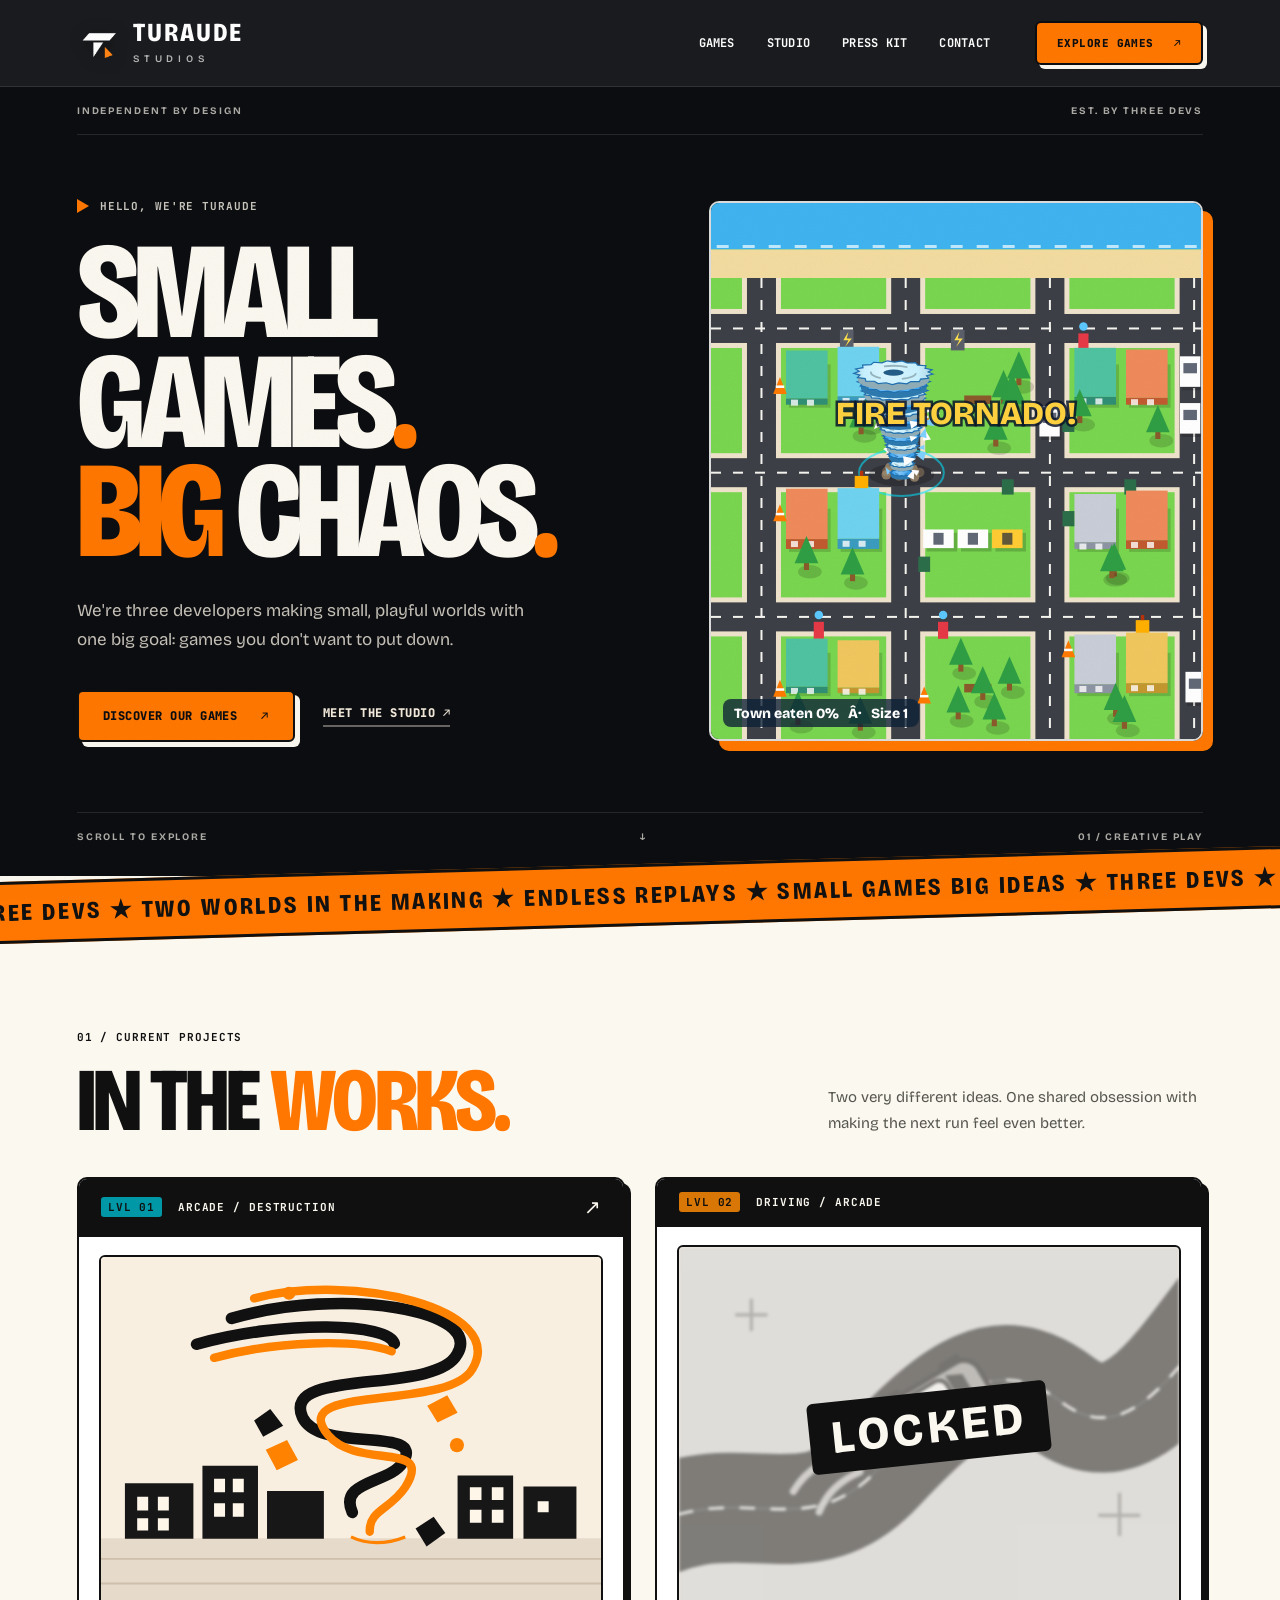
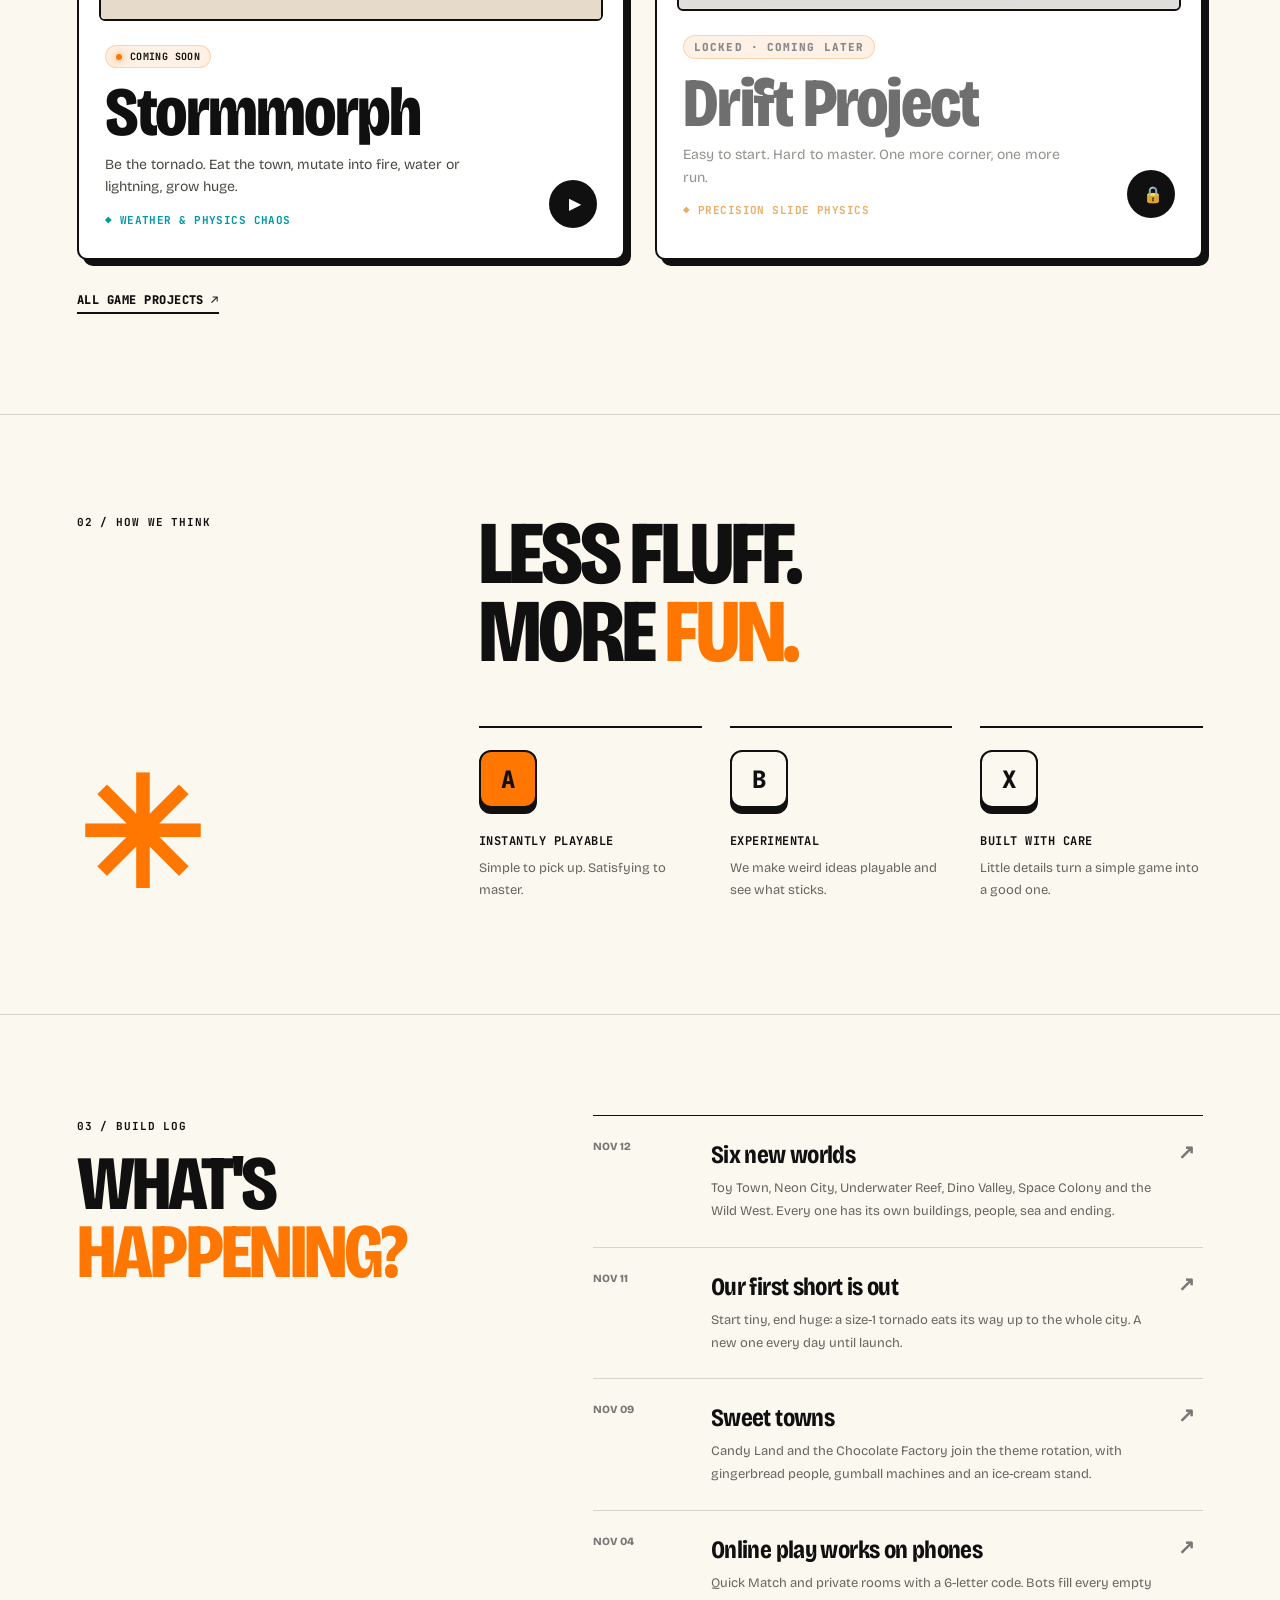
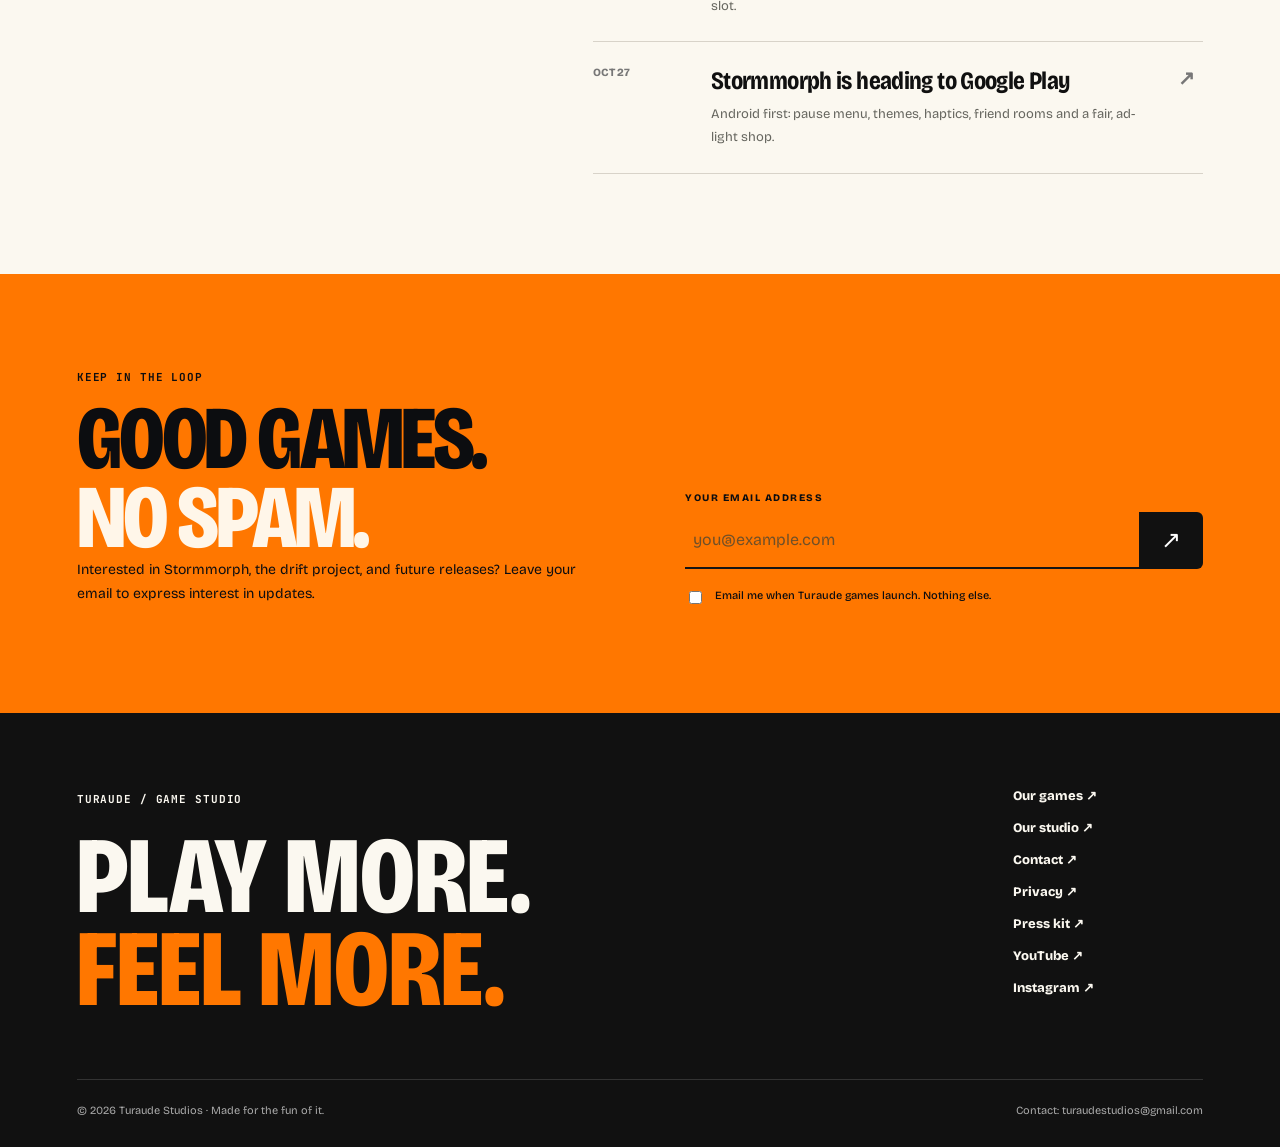
<file: index.html>
<!doctype html><html lang="en" data-static data-hero="town" data-contact="turaudestudios@gmail.com"><head><meta charset="UTF-8"/><meta name="viewport" content="width=device-width,initial-scale=1"/><meta name="theme-color" content="#101010"/><meta name="description" content="Turaude Studios makes short, chaotic mobile games. Meet Stormmorph and our upcoming drift game."/><meta property="og:type" content="website"/><meta property="og:title" content="Turaude Studios"/><meta property="og:description" content="Turaude Studios makes short, chaotic mobile games. Meet Stormmorph and our upcoming drift game."/><meta property="og:image" content="https://turaudestudios.github.io/stormmorph/cover.jpg"/><meta name="twitter:card" content="summary_large_image"/><link rel="icon" type="image/png" href="/favicon.png"/><link rel="preconnect" href="https://fonts.googleapis.com"/><link rel="preconnect" href="https://fonts.gstatic.com" crossorigin/><link href="https://fonts.googleapis.com/css2?family=Bricolage+Grotesque:opsz,wdth,wght@12..96,75..100,400..800&family=JetBrains+Mono:wght@500;700;800&display=swap" rel="stylesheet"/><link rel="stylesheet" href="/styles.css"/><script src="/app.js" defer></script><title>Turaude Studios</title></head><body><header class="site-header"><div class="nav-wrap"><a class="brand" href="/" aria-label="Turaude Studios home"><img class="brand-mark" src="/assets/brand/turaude-mark.png" width="44" height="44" alt=""/><span class="brand-name">TURAUDE<span class="brand-dot">.</span><small>STUDIOS</small></span></a><nav class="main-nav" aria-label="Primary navigation"><a  href="/games">Games</a><a  href="/about">Studio</a><a  href="/press">Press kit</a><a  href="/contact">Contact</a></nav><a href="/games" class="nav-cta">EXPLORE GAMES <span aria-hidden="true">↗</span></a><button class="menu-toggle" type="button" aria-expanded="false" aria-label="Open navigation">☰</button></div></header><main id="main"><div class="home-hero"><div class="hero-rail"><span>INDEPENDENT BY DESIGN</span><span>EST. BY THREE DEVS</span></div><div class="hero-main"><div class="hero-copy"><div class="eyebrow"><span class="eyebrow-dash"></span> HELLO, WE'RE TURAUDE</div><h1>SMALL<br/>GAMES<span class="orange">.</span><br/><span class="italic-word">BIG</span> CHAOS<span class="orange">.</span></h1><p>We're three developers making small, playful worlds with one big goal: games you don't want to put down.</p><div class="hero-actions"><a class="button button-orange" href="/games">DISCOVER OUR GAMES <span aria-hidden="true">↗</span></a><a class="text-link" href="/about">MEET THE STUDIO <span aria-hidden="true">↗</span></a></div></div><div class="hero-poster" aria-hidden="true"><canvas class="storm-canvas"></canvas><span class="poster-bottom">BUILT TO PLAY / NOT TO BLEND IN</span></div></div><div class="hero-foot"><span>SCROLL TO EXPLORE</span><span aria-hidden="true">↓</span><span>01 / CREATIVE PLAY</span></div></div>
 <div class="ticker" aria-hidden="true"><div>THREE DEVS ★ TWO WORLDS IN THE MAKING ★ ENDLESS REPLAYS ★ SMALL GAMES BIG IDEAS ★ THREE DEVS ★ TWO WORLDS IN THE MAKING ★ ENDLESS REPLAYS ★&nbsp;</div></div>
 <section class="section games-section" id="games"><div class="section-head"><div><span class="tiny-label">01 / CURRENT PROJECTS</span><h2>IN THE <em>WORKS.</em></h2></div><p>Two very different ideas. One shared obsession with making the next run feel even better.</p></div><div class="games-grid"><a class="game-card game-card-stormmorph accent-storm" href="/games/stormmorph"><div class="game-card-top"><span class="tiny-label"><span class="lvl">LVL 01</span> Arcade / destruction</span><span class="card-arrow" aria-hidden="true">↗</span></div><div class="game-art-wrap"><img class="game-art" loading="lazy" src="/assets/scenes/storm-city.svg" alt="Illustration of an orange tornado in a small city"/></div><div class="game-card-bottom"><div><span class="status"><span class="status-dot"></span>Coming soon</span><h3>Stormmorph</h3><p>Be the tornado. Eat the town, mutate into fire, water or lightning, grow huge.</p><span class="game-card-tag">Weather & physics chaos</span></div><span class="circle-arrow" aria-hidden="true">▶</span></div></a><div class="game-card game-card-drift accent-drift is-locked" aria-disabled="true" title="Coming later"><div class="game-card-top"><span class="tiny-label"><span class="lvl">LVL 02</span> Driving / arcade</span></div><div class="game-art-wrap"><span class="locked-stamp">LOCKED</span><img class="game-art" loading="lazy" src="/assets/scenes/drift-track.svg" alt="Illustration of an orange car on a winding drift track"/></div><div class="game-card-bottom"><div><span class="status status-locked">LOCKED · coming later</span><h3>Drift Project</h3><p>Easy to start. Hard to master. One more corner, one more run.</p><span class="game-card-tag">Precision slide physics</span></div><span class="circle-arrow lock-badge" aria-hidden="true">🔒</span></div></div></div><div class="demo-links"><a href="/games" class="underlined-link">ALL GAME PROJECTS ↗</a></div></section>
 <section class="section philosophy-section"><div class="philosophy-label"><span class="tiny-label">02 / HOW WE THINK</span><span class="asterisk" aria-hidden="true">✳</span></div><div class="philosophy-right"><h2>LESS FLUFF.<br/><span>MORE <em>FUN.</em></span></h2><div class="three-values"><div><kbd class="keycap">A</kbd><strong>INSTANTLY PLAYABLE</strong><p>Simple to pick up. Satisfying to master.</p></div><div><kbd class="keycap">B</kbd><strong>EXPERIMENTAL</strong><p>We make weird ideas playable and see what sticks.</p></div><div><kbd class="keycap">X</kbd><strong>BUILT WITH CARE</strong><p>Little details turn a simple game into a good one.</p></div></div></div></section>
 <section class="updates-section section"><div><span class="tiny-label">03 / BUILD LOG</span><h2>WHAT'S <em>HAPPENING?</em></h2></div><div class="updates-list"><a class="update-item" href="/games/stormmorph"><span>NOV 12</span><div><h3>Six new worlds</h3><p>Toy Town, Neon City, Underwater Reef, Dino Valley, Space Colony and the Wild West. Every one has its own buildings, people, sea and ending.</p></div><span class="update-arrow" aria-hidden="true">↗</span></a><a class="update-item" href="https://youtube.com/shorts/elrlleIIfI4" target="_blank" rel="noopener"><span>NOV 11</span><div><h3>Our first short is out</h3><p>Start tiny, end huge: a size-1 tornado eats its way up to the whole city. A new one every day until launch.</p></div><span class="update-arrow" aria-hidden="true">↗</span></a><a class="update-item" href="/games/stormmorph"><span>NOV 09</span><div><h3>Sweet towns</h3><p>Candy Land and the Chocolate Factory join the theme rotation, with gingerbread people, gumball machines and an ice-cream stand.</p></div><span class="update-arrow" aria-hidden="true">↗</span></a><a class="update-item" href="/games/stormmorph"><span>NOV 04</span><div><h3>Online play works on phones</h3><p>Quick Match and private rooms with a 6-letter code. Bots fill every empty slot.</p></div><span class="update-arrow" aria-hidden="true">↗</span></a><a class="update-item" href="/games/stormmorph"><span>OCT 27</span><div><h3>Stormmorph is heading to Google Play</h3><p>Android first: pause menu, themes, haptics, friend rooms and a fair, ad-light shop.</p></div><span class="update-arrow" aria-hidden="true">↗</span></a></div></section>
 <section class="newsletter-section"><div class="newsletter-grid"><div><span class="tiny-label">KEEP IN THE LOOP</span><h2>GOOD GAMES.<br/><em>NO SPAM.</em></h2><p>Interested in Stormmorph, the drift project, and future releases? Leave your email to express interest in updates.</p></div><form class="newsletter-form ajax-form" data-endpoint="/api/subscribe" aria-label="Join interest list"><label for="newsletterEmail">YOUR EMAIL ADDRESS</label><div class="form-inline"><input id="newsletterEmail" name="email" type="email" required maxlength="254" placeholder="you@example.com" autocomplete="email"/><button type="submit" aria-label="Submit email">↗</button></div><label class="check-label"><input type="checkbox" name="consent" required/> <span>Email me when Turaude games launch. Nothing else.</span></label><input class="honey" name="website" tabindex="-1" aria-hidden="true" autocomplete="off"/><p class="form-feedback" role="status" aria-live="polite"></p></form></div></section></main><footer class="site-footer"><div class="footer-top"><div><span class="tiny-label">TURAUDE / GAME STUDIO</span><div class="footer-big">PLAY MORE.<br/><em>FEEL MORE.</em></div></div><div class="footer-links"><a href="/games">Our games ↗</a><a href="/about">Our studio ↗</a><a href="/contact">Contact ↗</a><a href="/stormmorph/privacy-policy.html">Privacy ↗</a><a href="/press">Press kit ↗</a><a href="https://www.youtube.com/@Turaudestudios" target="_blank" rel="noopener">YouTube ↗</a><a href="https://www.instagram.com/turaudestudios" target="_blank" rel="noopener">Instagram ↗</a></div></div><div class="footer-bottom"><span>© 2026 Turaude Studios · Made for the fun of it.</span><span>Contact: <a href="mailto:turaudestudios@gmail.com">turaudestudios@gmail.com</a></span></div></footer><div class="toast" id="toast" role="status" aria-live="polite"></div></body></html>
</file>
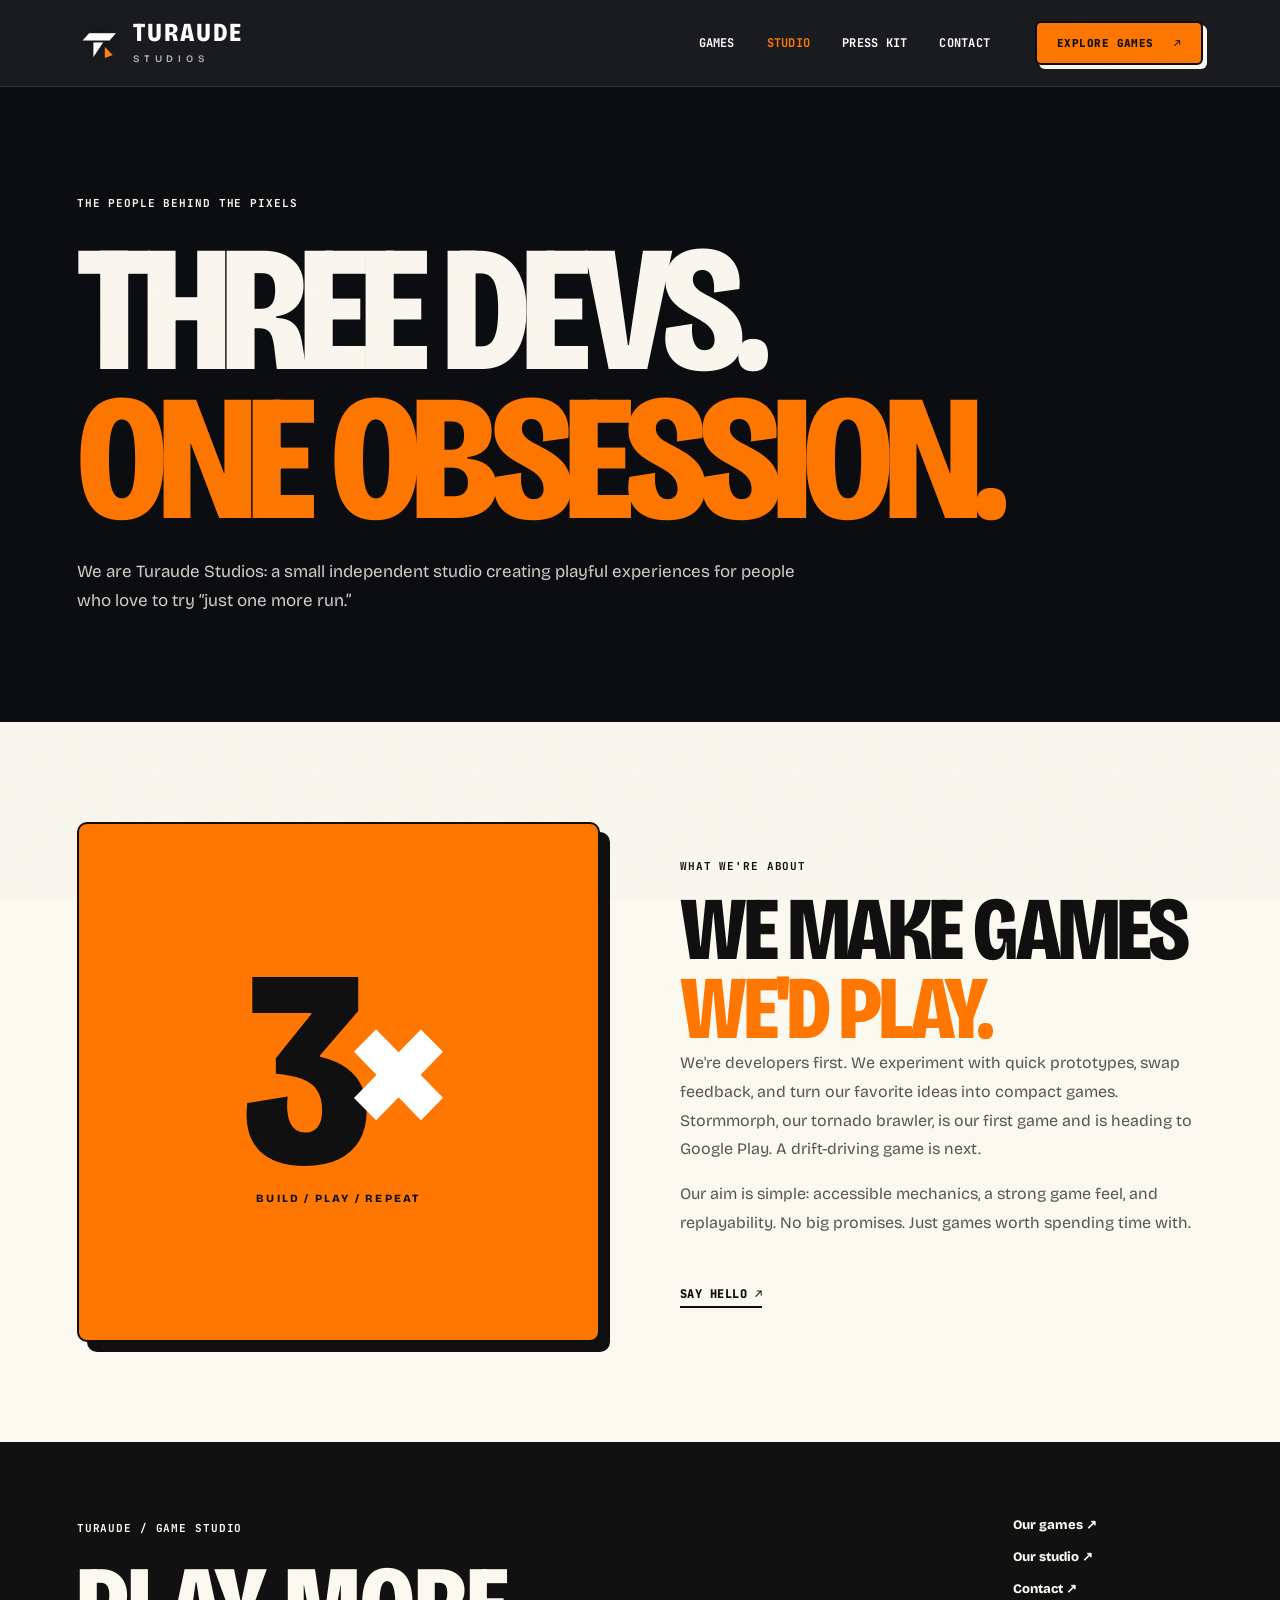
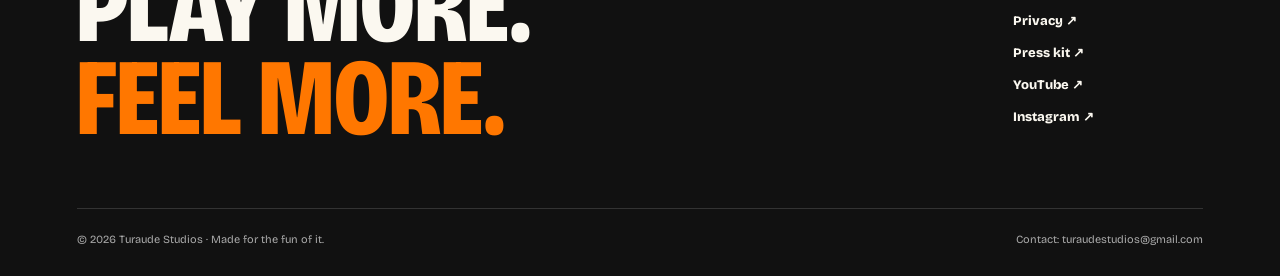
<file: about/index.html>
<!doctype html><html lang="en" data-static data-hero="town" data-contact="turaudestudios@gmail.com"><head><meta charset="UTF-8"/><meta name="viewport" content="width=device-width,initial-scale=1"/><meta name="theme-color" content="#101010"/><meta name="description" content="A small independent game studio built by three developers."/><meta property="og:type" content="website"/><meta property="og:title" content="Our Studio | Turaude Studios"/><meta property="og:description" content="A small independent game studio built by three developers."/><meta property="og:image" content="https://turaudestudios.github.io/stormmorph/cover.jpg"/><meta name="twitter:card" content="summary_large_image"/><link rel="icon" type="image/png" href="/favicon.png"/><link rel="preconnect" href="https://fonts.googleapis.com"/><link rel="preconnect" href="https://fonts.gstatic.com" crossorigin/><link href="https://fonts.googleapis.com/css2?family=Bricolage+Grotesque:opsz,wdth,wght@12..96,75..100,400..800&family=JetBrains+Mono:wght@500;700;800&display=swap" rel="stylesheet"/><link rel="stylesheet" href="/styles.css"/><script src="/app.js" defer></script><title>Our Studio | Turaude Studios</title></head><body><header class="site-header"><div class="nav-wrap"><a class="brand" href="/" aria-label="Turaude Studios home"><img class="brand-mark" src="/assets/brand/turaude-mark.png" width="44" height="44" alt=""/><span class="brand-name">TURAUDE<span class="brand-dot">.</span><small>STUDIOS</small></span></a><nav class="main-nav" aria-label="Primary navigation"><a  href="/games">Games</a><a aria-current="page" href="/about">Studio</a><a  href="/press">Press kit</a><a  href="/contact">Contact</a></nav><a href="/games" class="nav-cta">EXPLORE GAMES <span aria-hidden="true">↗</span></a><button class="menu-toggle" type="button" aria-expanded="false" aria-label="Open navigation">☰</button></div></header><main id="main"><section class="page-intro"><span class="tiny-label">THE PEOPLE BEHIND THE PIXELS</span><h1>THREE DEVS.<br/><em>ONE OBSESSION.</em></h1><p>We are Turaude Studios: a small independent studio creating playful experiences for people who love to try “just one more run.”</p></section><section class="section about-story"><div class="manifesto-art"><span class="manifesto-big">3<span>×</span></span><span>BUILD / PLAY / REPEAT</span></div><div><span class="tiny-label">WHAT WE'RE ABOUT</span><h2>WE MAKE GAMES<br/><em>WE'D PLAY.</em></h2><p>We're developers first. We experiment with quick prototypes, swap feedback, and turn our favorite ideas into compact games. Stormmorph, our tornado brawler, is our first game and is heading to Google Play. A drift-driving game is next.</p><p>Our aim is simple: accessible mechanics, a strong game feel, and replayability. No big promises. Just games worth spending time with.</p><a class="underlined-link" href="/contact">SAY HELLO ↗</a></div></section></main><footer class="site-footer"><div class="footer-top"><div><span class="tiny-label">TURAUDE / GAME STUDIO</span><div class="footer-big">PLAY MORE.<br/><em>FEEL MORE.</em></div></div><div class="footer-links"><a href="/games">Our games ↗</a><a href="/about">Our studio ↗</a><a href="/contact">Contact ↗</a><a href="/stormmorph/privacy-policy.html">Privacy ↗</a><a href="/press">Press kit ↗</a><a href="https://www.youtube.com/@Turaudestudios" target="_blank" rel="noopener">YouTube ↗</a><a href="https://www.instagram.com/turaudestudios" target="_blank" rel="noopener">Instagram ↗</a></div></div><div class="footer-bottom"><span>© 2026 Turaude Studios · Made for the fun of it.</span><span>Contact: <a href="mailto:turaudestudios@gmail.com">turaudestudios@gmail.com</a></span></div></footer><div class="toast" id="toast" role="status" aria-live="polite"></div></body></html>
</file>
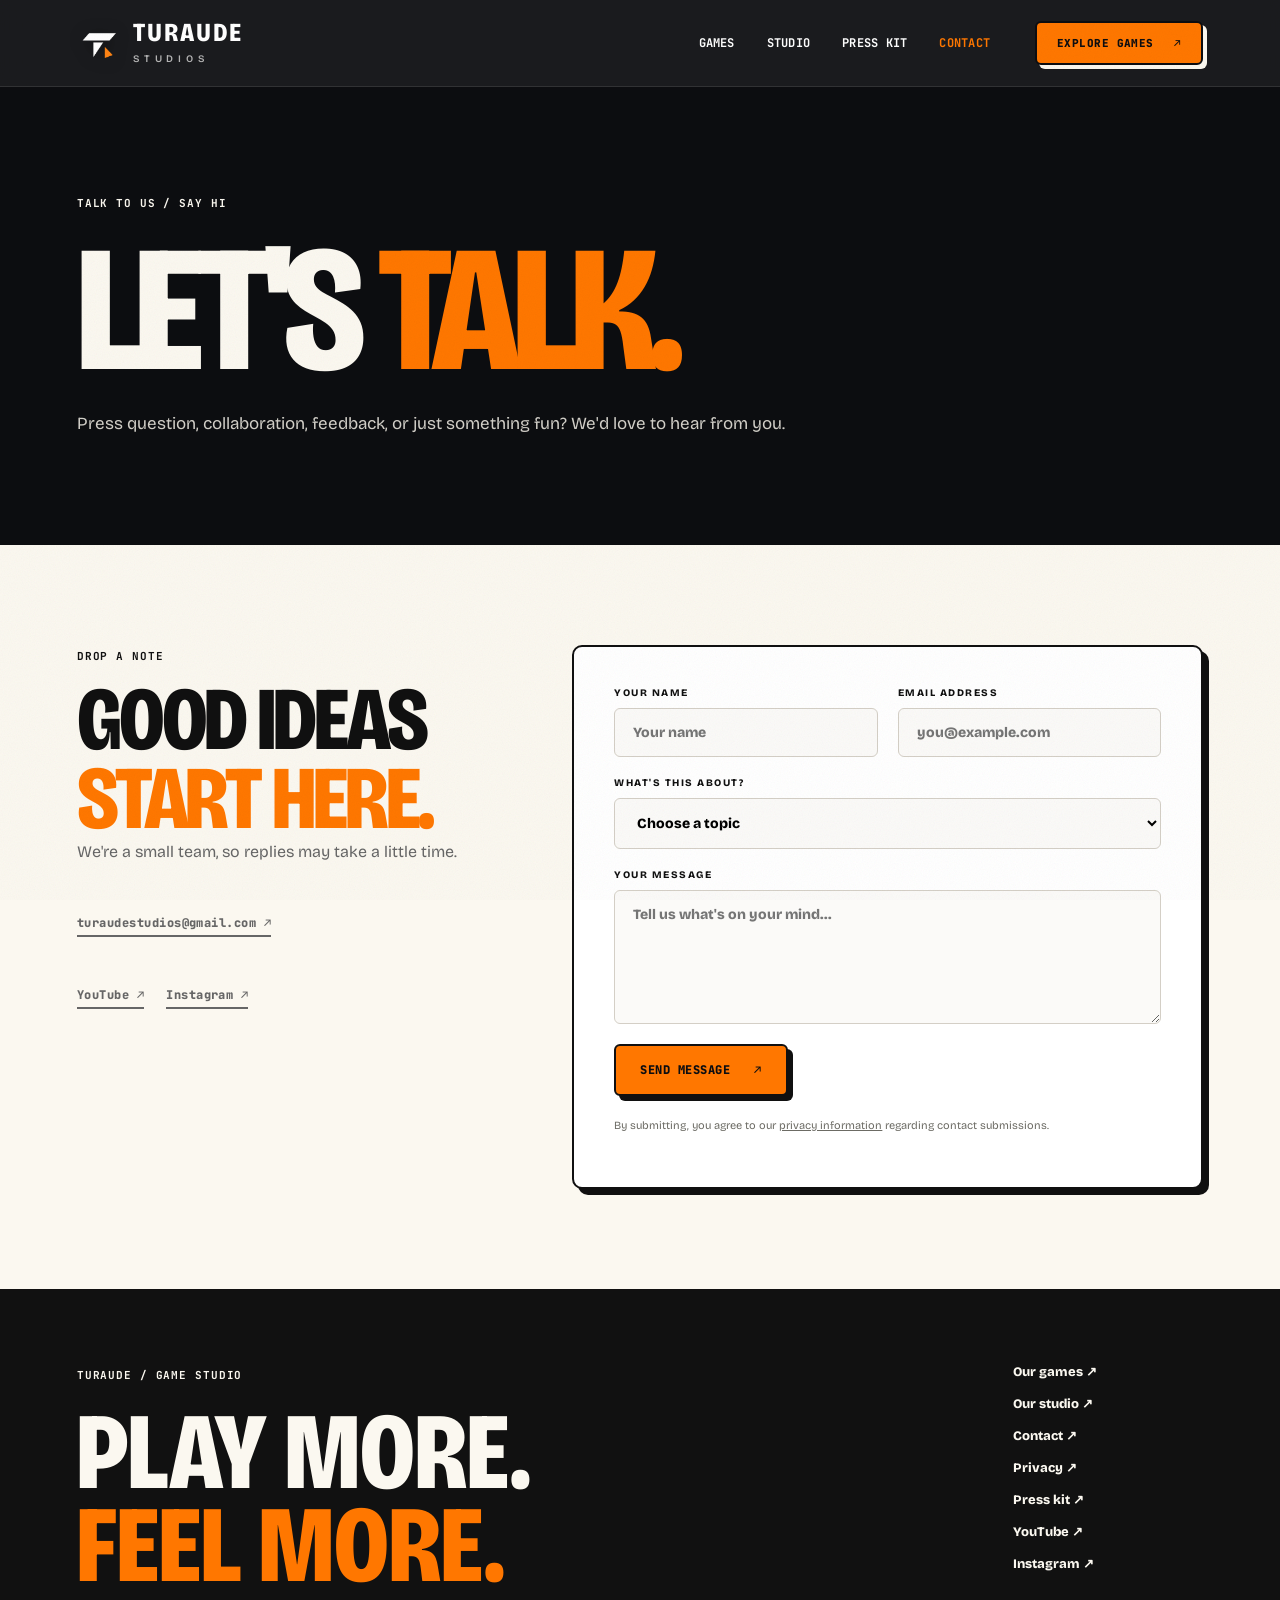
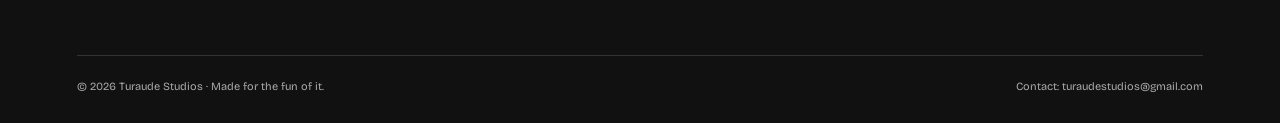
<file: contact/index.html>
<!doctype html><html lang="en" data-static data-hero="town" data-contact="turaudestudios@gmail.com"><head><meta charset="UTF-8"/><meta name="viewport" content="width=device-width,initial-scale=1"/><meta name="theme-color" content="#101010"/><meta name="description" content="Send a message to the Turaude studio."/><meta property="og:type" content="website"/><meta property="og:title" content="Contact Us | Turaude Studios"/><meta property="og:description" content="Send a message to the Turaude studio."/><meta property="og:image" content="https://turaudestudios.github.io/stormmorph/cover.jpg"/><meta name="twitter:card" content="summary_large_image"/><link rel="icon" type="image/png" href="/favicon.png"/><link rel="preconnect" href="https://fonts.googleapis.com"/><link rel="preconnect" href="https://fonts.gstatic.com" crossorigin/><link href="https://fonts.googleapis.com/css2?family=Bricolage+Grotesque:opsz,wdth,wght@12..96,75..100,400..800&family=JetBrains+Mono:wght@500;700;800&display=swap" rel="stylesheet"/><link rel="stylesheet" href="/styles.css"/><script src="/app.js" defer></script><title>Contact Us | Turaude Studios</title></head><body><header class="site-header"><div class="nav-wrap"><a class="brand" href="/" aria-label="Turaude Studios home"><img class="brand-mark" src="/assets/brand/turaude-mark.png" width="44" height="44" alt=""/><span class="brand-name">TURAUDE<span class="brand-dot">.</span><small>STUDIOS</small></span></a><nav class="main-nav" aria-label="Primary navigation"><a  href="/games">Games</a><a  href="/about">Studio</a><a  href="/press">Press kit</a><a aria-current="page" href="/contact">Contact</a></nav><a href="/games" class="nav-cta">EXPLORE GAMES <span aria-hidden="true">↗</span></a><button class="menu-toggle" type="button" aria-expanded="false" aria-label="Open navigation">☰</button></div></header><main id="main"><section class="page-intro"><span class="tiny-label">TALK TO US / SAY HI</span><h1>LET'S <em>TALK.</em></h1><p>Press question, collaboration, feedback, or just something fun? We'd love to hear from you.</p></section><section class="section contact-layout"><div><div class="contact-aside"><span class="tiny-label">DROP A NOTE</span><h2>GOOD IDEAS<br/><em>START HERE.</em></h2><p>We're a small team, so replies may take a little time.</p><p><a class="underlined-link" href="mailto:turaudestudios@gmail.com">turaudestudios@gmail.com ↗</a></p><p class="social-row"><a class="underlined-link" href="https://www.youtube.com/@Turaudestudios" target="_blank" rel="noopener">YouTube ↗</a><a class="underlined-link" href="https://www.instagram.com/turaudestudios" target="_blank" rel="noopener">Instagram ↗</a></p></div></div><form class="contact-form ajax-form" data-endpoint="/api/contact" aria-label="Contact Turaude Studios"><div class="two-cols"><label>YOUR NAME<input type="text" name="name" minlength="2" maxlength="90" required placeholder="Your name" autocomplete="name"/></label><label>EMAIL ADDRESS<input type="email" name="email" maxlength="254" required placeholder="you@example.com" autocomplete="email"/></label></div><label>WHAT'S THIS ABOUT?<select name="topic" required><option value="">Choose a topic</option><option>General</option><option>Press</option><option>Partnership</option><option>Game feedback</option><option>Other</option></select></label><label>YOUR MESSAGE<textarea name="message" required minlength="12" maxlength="2500" rows="6" placeholder="Tell us what's on your mind..."></textarea></label><input class="honey" name="website" tabindex="-1" aria-hidden="true" autocomplete="off"/><button class="button button-orange" type="submit">SEND MESSAGE <span aria-hidden="true">↗</span></button><p class="form-feedback" role="status" aria-live="polite"></p><p class="form-note">By submitting, you agree to our <a href="/stormmorph/privacy-policy.html">privacy information</a> regarding contact submissions.</p></form></section></main><footer class="site-footer"><div class="footer-top"><div><span class="tiny-label">TURAUDE / GAME STUDIO</span><div class="footer-big">PLAY MORE.<br/><em>FEEL MORE.</em></div></div><div class="footer-links"><a href="/games">Our games ↗</a><a href="/about">Our studio ↗</a><a href="/contact">Contact ↗</a><a href="/stormmorph/privacy-policy.html">Privacy ↗</a><a href="/press">Press kit ↗</a><a href="https://www.youtube.com/@Turaudestudios" target="_blank" rel="noopener">YouTube ↗</a><a href="https://www.instagram.com/turaudestudios" target="_blank" rel="noopener">Instagram ↗</a></div></div><div class="footer-bottom"><span>© 2026 Turaude Studios · Made for the fun of it.</span><span>Contact: <a href="mailto:turaudestudios@gmail.com">turaudestudios@gmail.com</a></span></div></footer><div class="toast" id="toast" role="status" aria-live="polite"></div></body></html>
</file>
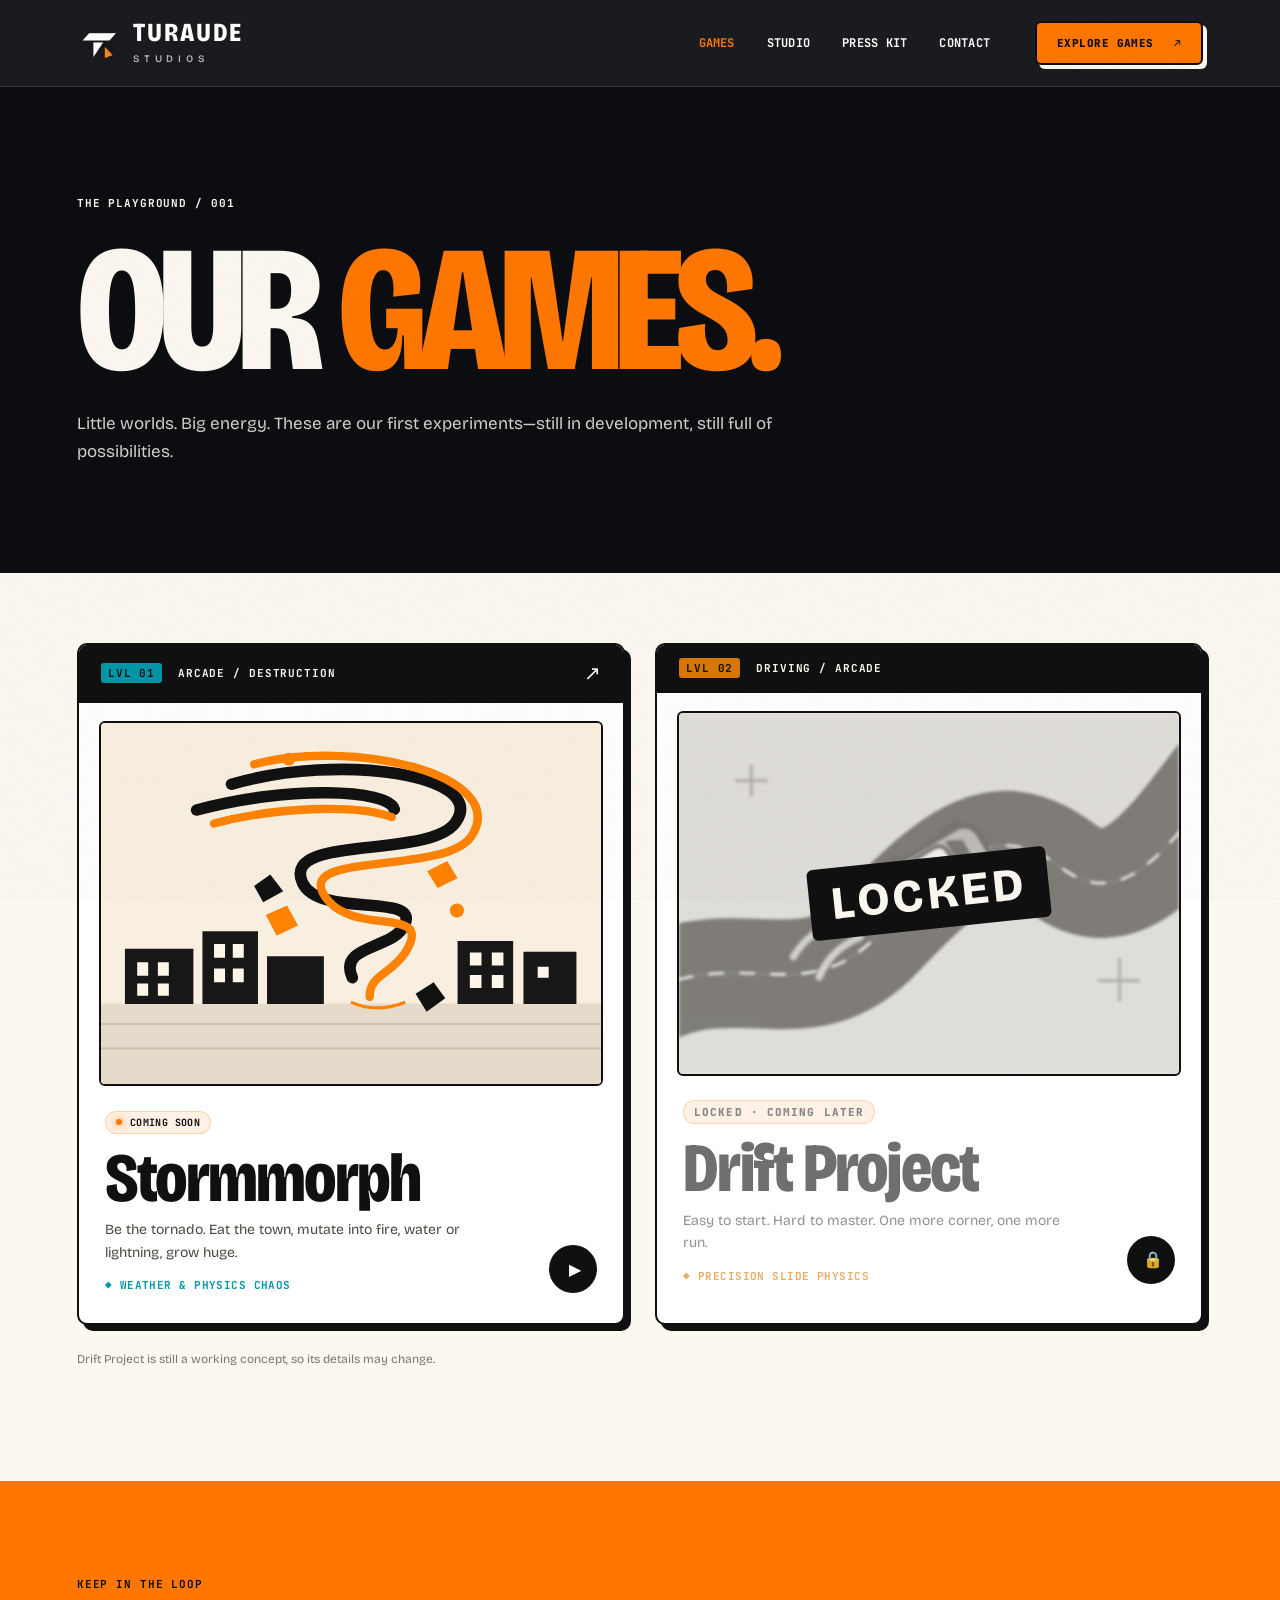
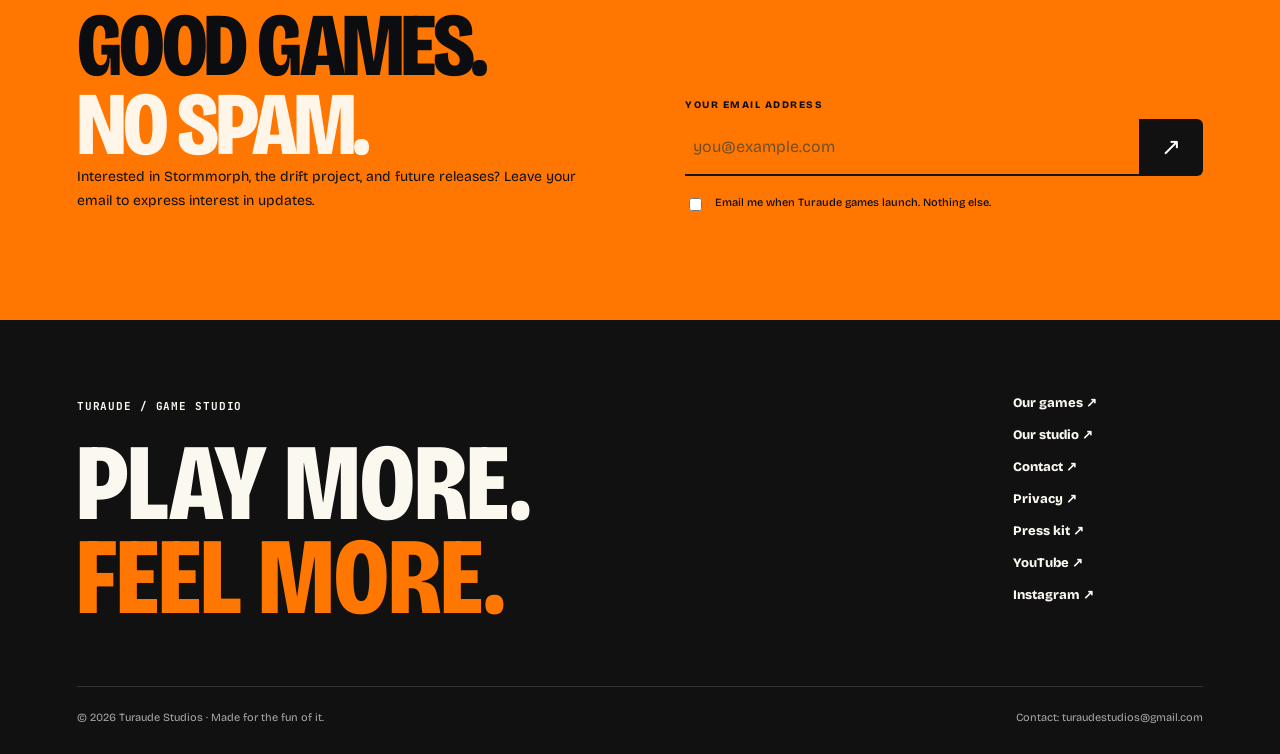
<file: games/index.html>
<!doctype html><html lang="en" data-static data-hero="town" data-contact="turaudestudios@gmail.com"><head><meta charset="UTF-8"/><meta name="viewport" content="width=device-width,initial-scale=1"/><meta name="theme-color" content="#101010"/><meta name="description" content="Stormmorph and our drift project. Two small mobile games in development."/><meta property="og:type" content="website"/><meta property="og:title" content="Our Games | Turaude Studios"/><meta property="og:description" content="Stormmorph and our drift project. Two small mobile games in development."/><meta property="og:image" content="https://turaudestudios.github.io/stormmorph/cover.jpg"/><meta name="twitter:card" content="summary_large_image"/><link rel="icon" type="image/png" href="/favicon.png"/><link rel="preconnect" href="https://fonts.googleapis.com"/><link rel="preconnect" href="https://fonts.gstatic.com" crossorigin/><link href="https://fonts.googleapis.com/css2?family=Bricolage+Grotesque:opsz,wdth,wght@12..96,75..100,400..800&family=JetBrains+Mono:wght@500;700;800&display=swap" rel="stylesheet"/><link rel="stylesheet" href="/styles.css"/><script src="/app.js" defer></script><title>Our Games | Turaude Studios</title></head><body><header class="site-header"><div class="nav-wrap"><a class="brand" href="/" aria-label="Turaude Studios home"><img class="brand-mark" src="/assets/brand/turaude-mark.png" width="44" height="44" alt=""/><span class="brand-name">TURAUDE<span class="brand-dot">.</span><small>STUDIOS</small></span></a><nav class="main-nav" aria-label="Primary navigation"><a aria-current="page" href="/games">Games</a><a  href="/about">Studio</a><a  href="/press">Press kit</a><a  href="/contact">Contact</a></nav><a href="/games" class="nav-cta">EXPLORE GAMES <span aria-hidden="true">↗</span></a><button class="menu-toggle" type="button" aria-expanded="false" aria-label="Open navigation">☰</button></div></header><main id="main"><section class="page-intro"><span class="tiny-label">THE PLAYGROUND / 001</span><h1>OUR <em>GAMES.</em></h1><p>Little worlds. Big energy. These are our first experiments—still in development, still full of possibilities.</p></section><section class="section games-index"><div class="games-grid"><a class="game-card game-card-stormmorph accent-storm" href="/games/stormmorph"><div class="game-card-top"><span class="tiny-label"><span class="lvl">LVL 01</span> Arcade / destruction</span><span class="card-arrow" aria-hidden="true">↗</span></div><div class="game-art-wrap"><img class="game-art" loading="lazy" src="/assets/scenes/storm-city.svg" alt="Illustration of an orange tornado in a small city"/></div><div class="game-card-bottom"><div><span class="status"><span class="status-dot"></span>Coming soon</span><h3>Stormmorph</h3><p>Be the tornado. Eat the town, mutate into fire, water or lightning, grow huge.</p><span class="game-card-tag">Weather & physics chaos</span></div><span class="circle-arrow" aria-hidden="true">▶</span></div></a><div class="game-card game-card-drift accent-drift is-locked" aria-disabled="true" title="Coming later"><div class="game-card-top"><span class="tiny-label"><span class="lvl">LVL 02</span> Driving / arcade</span></div><div class="game-art-wrap"><span class="locked-stamp">LOCKED</span><img class="game-art" loading="lazy" src="/assets/scenes/drift-track.svg" alt="Illustration of an orange car on a winding drift track"/></div><div class="game-card-bottom"><div><span class="status status-locked">LOCKED · coming later</span><h3>Drift Project</h3><p>Easy to start. Hard to master. One more corner, one more run.</p><span class="game-card-tag">Precision slide physics</span></div><span class="circle-arrow lock-badge" aria-hidden="true">🔒</span></div></div></div><p class="footnote">Drift Project is still a working concept, so its details may change.</p></section><section class="newsletter-section"><div class="newsletter-grid"><div><span class="tiny-label">KEEP IN THE LOOP</span><h2>GOOD GAMES.<br/><em>NO SPAM.</em></h2><p>Interested in Stormmorph, the drift project, and future releases? Leave your email to express interest in updates.</p></div><form class="newsletter-form ajax-form" data-endpoint="/api/subscribe" aria-label="Join interest list"><label for="newsletterEmail">YOUR EMAIL ADDRESS</label><div class="form-inline"><input id="newsletterEmail" name="email" type="email" required maxlength="254" placeholder="you@example.com" autocomplete="email"/><button type="submit" aria-label="Submit email">↗</button></div><label class="check-label"><input type="checkbox" name="consent" required/> <span>Email me when Turaude games launch. Nothing else.</span></label><input class="honey" name="website" tabindex="-1" aria-hidden="true" autocomplete="off"/><p class="form-feedback" role="status" aria-live="polite"></p></form></div></section></main><footer class="site-footer"><div class="footer-top"><div><span class="tiny-label">TURAUDE / GAME STUDIO</span><div class="footer-big">PLAY MORE.<br/><em>FEEL MORE.</em></div></div><div class="footer-links"><a href="/games">Our games ↗</a><a href="/about">Our studio ↗</a><a href="/contact">Contact ↗</a><a href="/stormmorph/privacy-policy.html">Privacy ↗</a><a href="/press">Press kit ↗</a><a href="https://www.youtube.com/@Turaudestudios" target="_blank" rel="noopener">YouTube ↗</a><a href="https://www.instagram.com/turaudestudios" target="_blank" rel="noopener">Instagram ↗</a></div></div><div class="footer-bottom"><span>© 2026 Turaude Studios · Made for the fun of it.</span><span>Contact: <a href="mailto:turaudestudios@gmail.com">turaudestudios@gmail.com</a></span></div></footer><div class="toast" id="toast" role="status" aria-live="polite"></div></body></html>
</file>
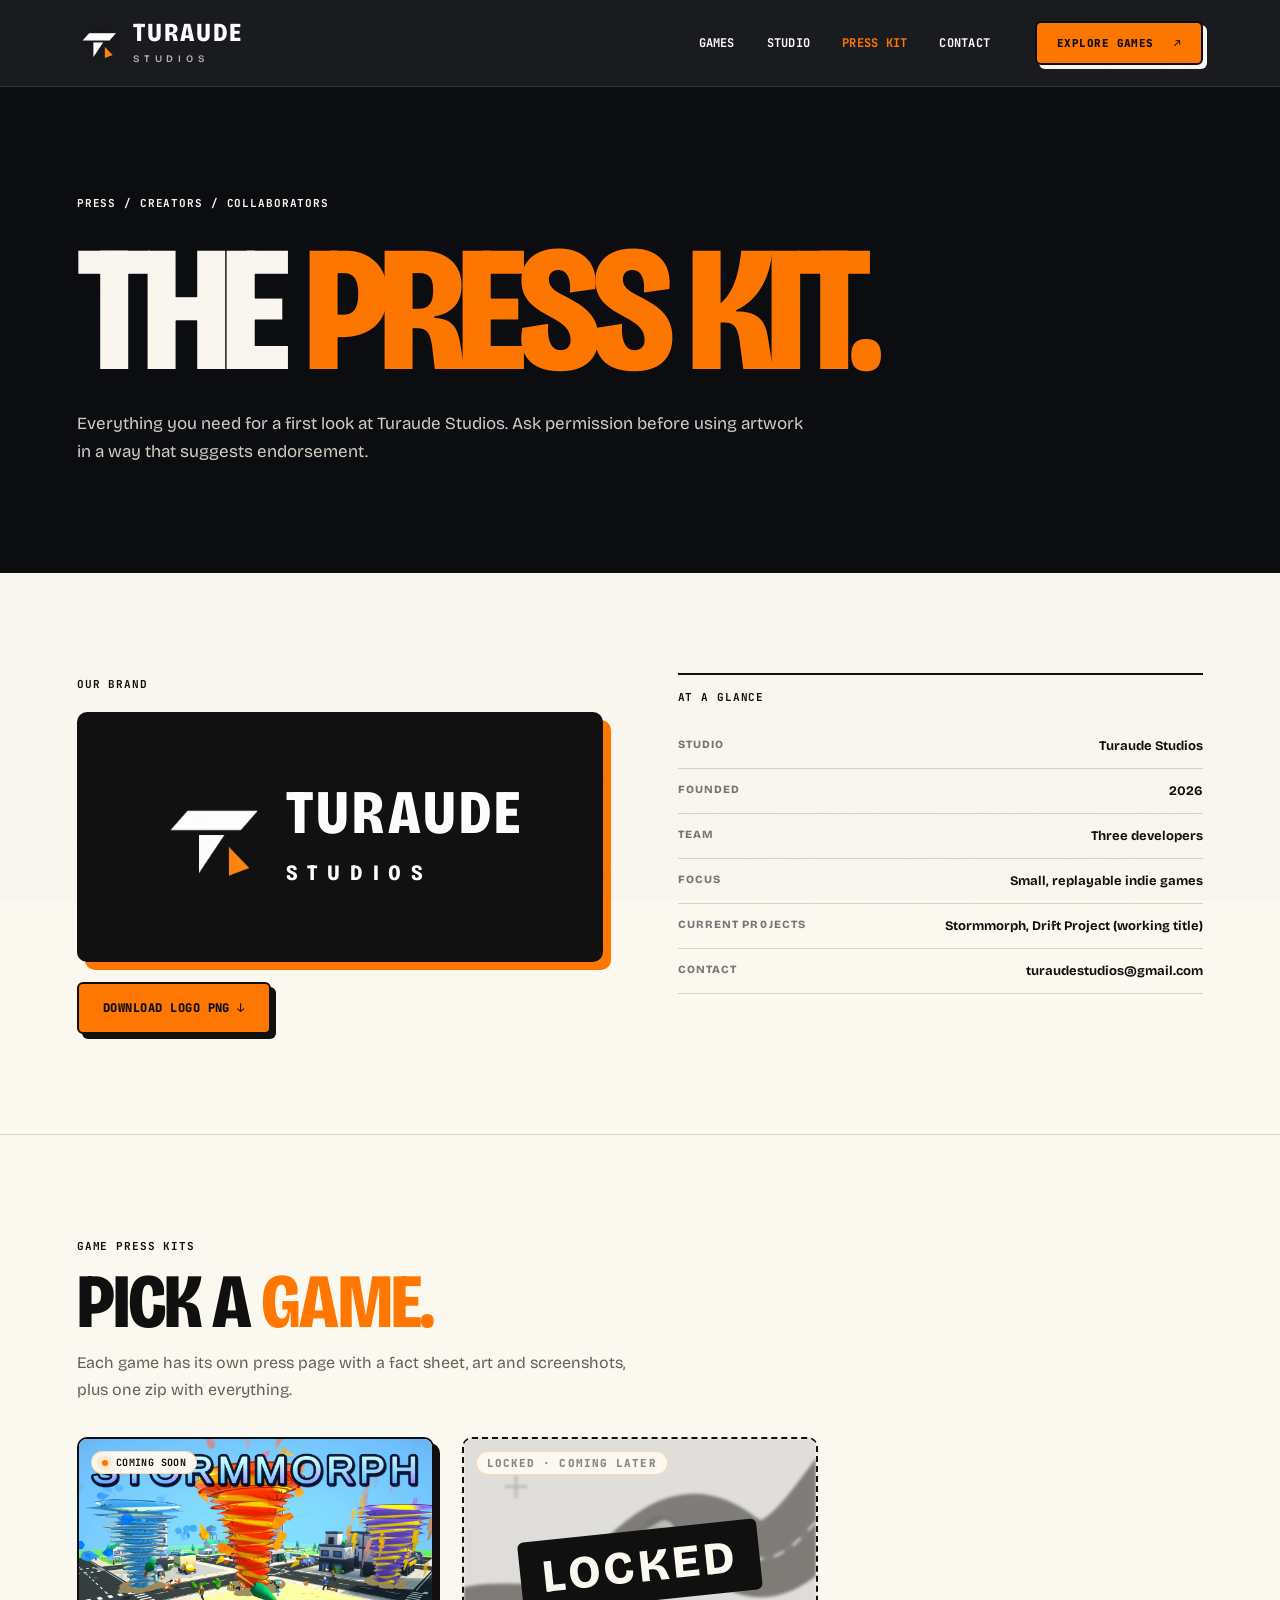
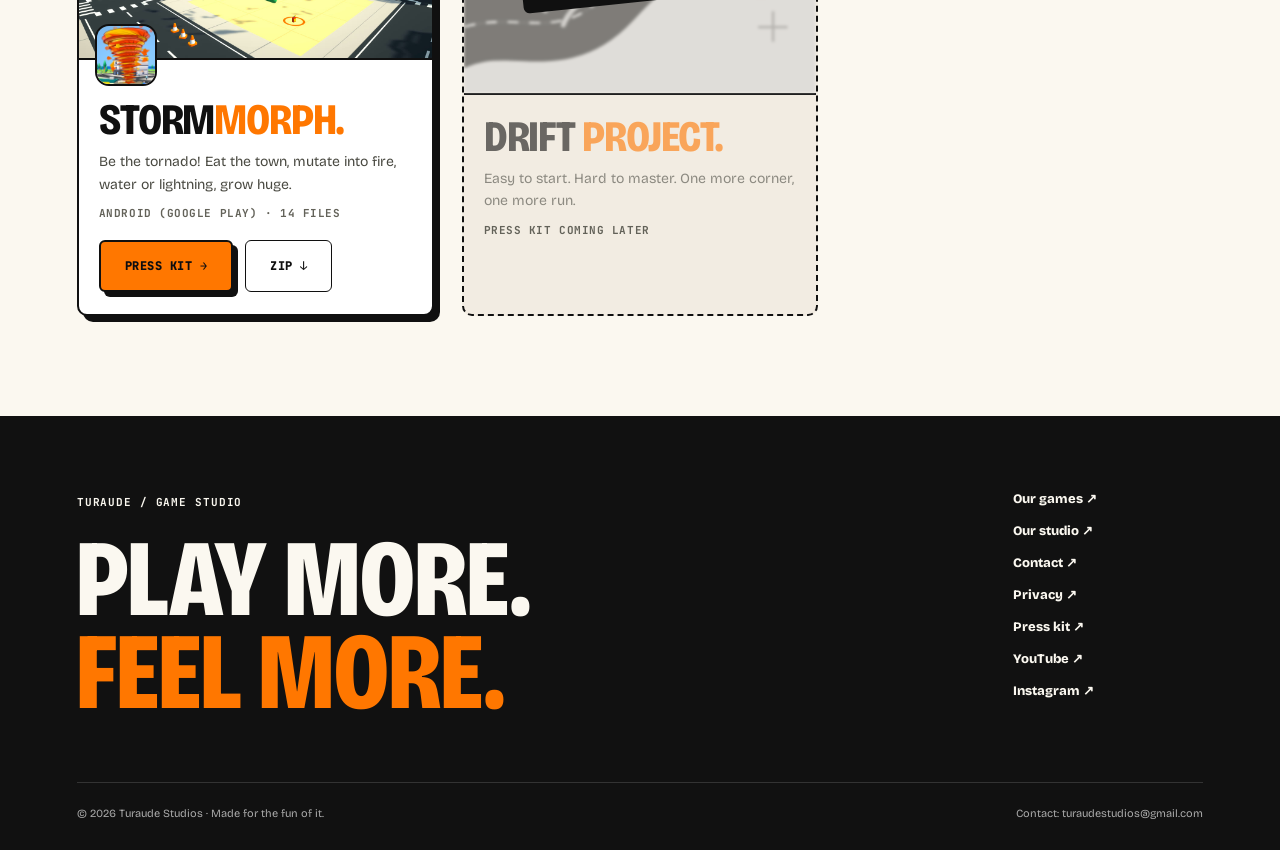
<file: press/index.html>
<!doctype html><html lang="en" data-static data-hero="town" data-contact="turaudestudios@gmail.com"><head><meta charset="UTF-8"/><meta name="viewport" content="width=device-width,initial-scale=1"/><meta name="theme-color" content="#101010"/><meta name="description" content="Turaude press information and official logo."/><meta property="og:type" content="website"/><meta property="og:title" content="Press Kit | Turaude Studios"/><meta property="og:description" content="Turaude press information and official logo."/><meta property="og:image" content="https://turaudestudios.github.io/stormmorph/cover.jpg"/><meta name="twitter:card" content="summary_large_image"/><link rel="icon" type="image/png" href="/favicon.png"/><link rel="preconnect" href="https://fonts.googleapis.com"/><link rel="preconnect" href="https://fonts.gstatic.com" crossorigin/><link href="https://fonts.googleapis.com/css2?family=Bricolage+Grotesque:opsz,wdth,wght@12..96,75..100,400..800&family=JetBrains+Mono:wght@500;700;800&display=swap" rel="stylesheet"/><link rel="stylesheet" href="/styles.css"/><script src="/app.js" defer></script><title>Press Kit | Turaude Studios</title></head><body><header class="site-header"><div class="nav-wrap"><a class="brand" href="/" aria-label="Turaude Studios home"><img class="brand-mark" src="/assets/brand/turaude-mark.png" width="44" height="44" alt=""/><span class="brand-name">TURAUDE<span class="brand-dot">.</span><small>STUDIOS</small></span></a><nav class="main-nav" aria-label="Primary navigation"><a  href="/games">Games</a><a  href="/about">Studio</a><a aria-current="page" href="/press">Press kit</a><a  href="/contact">Contact</a></nav><a href="/games" class="nav-cta">EXPLORE GAMES <span aria-hidden="true">↗</span></a><button class="menu-toggle" type="button" aria-expanded="false" aria-label="Open navigation">☰</button></div></header><main id="main"><section class="page-intro"><span class="tiny-label">PRESS / CREATORS / COLLABORATORS</span><h1>THE <em>PRESS KIT.</em></h1><p>Everything you need for a first look at Turaude Studios. Ask permission before using artwork in a way that suggests endorsement.</p></section><section class="section press-content"><div><span class="tiny-label">OUR BRAND</span><div class="press-logo-box"><img src="/assets/brand/turaude-mark.png" alt="Turaude icon"/><span>TURAUDE<br/><small>STUDIOS</small></span></div><a class="button button-orange" href="/assets/brand/turaude-mark.png" download="Turaude-Mark.png">DOWNLOAD LOGO PNG ↓</a></div><div class="press-facts"><span class="tiny-label">AT A GLANCE</span><div><span>STUDIO</span><strong>Turaude Studios</strong></div><div><span>FOUNDED</span><strong>2026</strong></div><div><span>TEAM</span><strong>Three developers</strong></div><div><span>FOCUS</span><strong>Small, replayable indie games</strong></div><div><span>CURRENT PROJECTS</span><strong>Stormmorph, Drift Project (working title)</strong></div><div><span>CONTACT</span><strong>turaudestudios@gmail.com</strong></div></div></section><section class="section press-kits"><div class="press-kits-head"><span class="tiny-label">GAME PRESS KITS</span><h2>PICK A <em>GAME.</em></h2><p>Each game has its own press page with a fact sheet, art and screenshots, plus one zip with everything.</p></div><div class="press-kit-grid"><article class="press-kit-card accent-storm"><a class="press-kit-cover" href="/press/stormmorph/"><img loading="lazy" src="/stormmorph/cover.jpg" alt="Stormmorph key art" width="1280" height="720"/><span class="status"><span class="status-dot"></span>Coming soon</span><img class="press-kit-icon" loading="lazy" src="/stormmorph/icon.png" alt="" width="512" height="512"/></a><div class="press-kit-body"><h3>STORM<em>MORPH.</em></h3><p>Be the tornado! Eat the town, mutate into fire, water or lightning, grow huge.</p><span class="press-kit-meta">ANDROID (GOOGLE PLAY) · 14 FILES</span><div class="press-kit-actions"><a class="button button-orange" href="/press/stormmorph/">PRESS KIT →</a><a class="button button-outline" href="/stormmorph/Stormmorph-Press-Kit.zip" download>ZIP ↓</a></div></div></article><article class="press-kit-card accent-drift is-locked" aria-disabled="true"><div class="press-kit-cover"><span class="locked-stamp">LOCKED</span><img loading="lazy" src="/assets/scenes/drift-track.svg" alt="Illustration of an orange car on a winding drift track"/><span class="status status-locked">LOCKED · coming later</span></div><div class="press-kit-body"><h3>DRIFT <em>PROJECT.</em></h3><p>Easy to start. Hard to master. One more corner, one more run.</p><span class="press-kit-meta">PRESS KIT COMING LATER</span></div></article></div></section></main><footer class="site-footer"><div class="footer-top"><div><span class="tiny-label">TURAUDE / GAME STUDIO</span><div class="footer-big">PLAY MORE.<br/><em>FEEL MORE.</em></div></div><div class="footer-links"><a href="/games">Our games ↗</a><a href="/about">Our studio ↗</a><a href="/contact">Contact ↗</a><a href="/stormmorph/privacy-policy.html">Privacy ↗</a><a href="/press">Press kit ↗</a><a href="https://www.youtube.com/@Turaudestudios" target="_blank" rel="noopener">YouTube ↗</a><a href="https://www.instagram.com/turaudestudios" target="_blank" rel="noopener">Instagram ↗</a></div></div><div class="footer-bottom"><span>© 2026 Turaude Studios · Made for the fun of it.</span><span>Contact: <a href="mailto:turaudestudios@gmail.com">turaudestudios@gmail.com</a></span></div></footer><div class="toast" id="toast" role="status" aria-live="polite"></div></body></html>
</file>
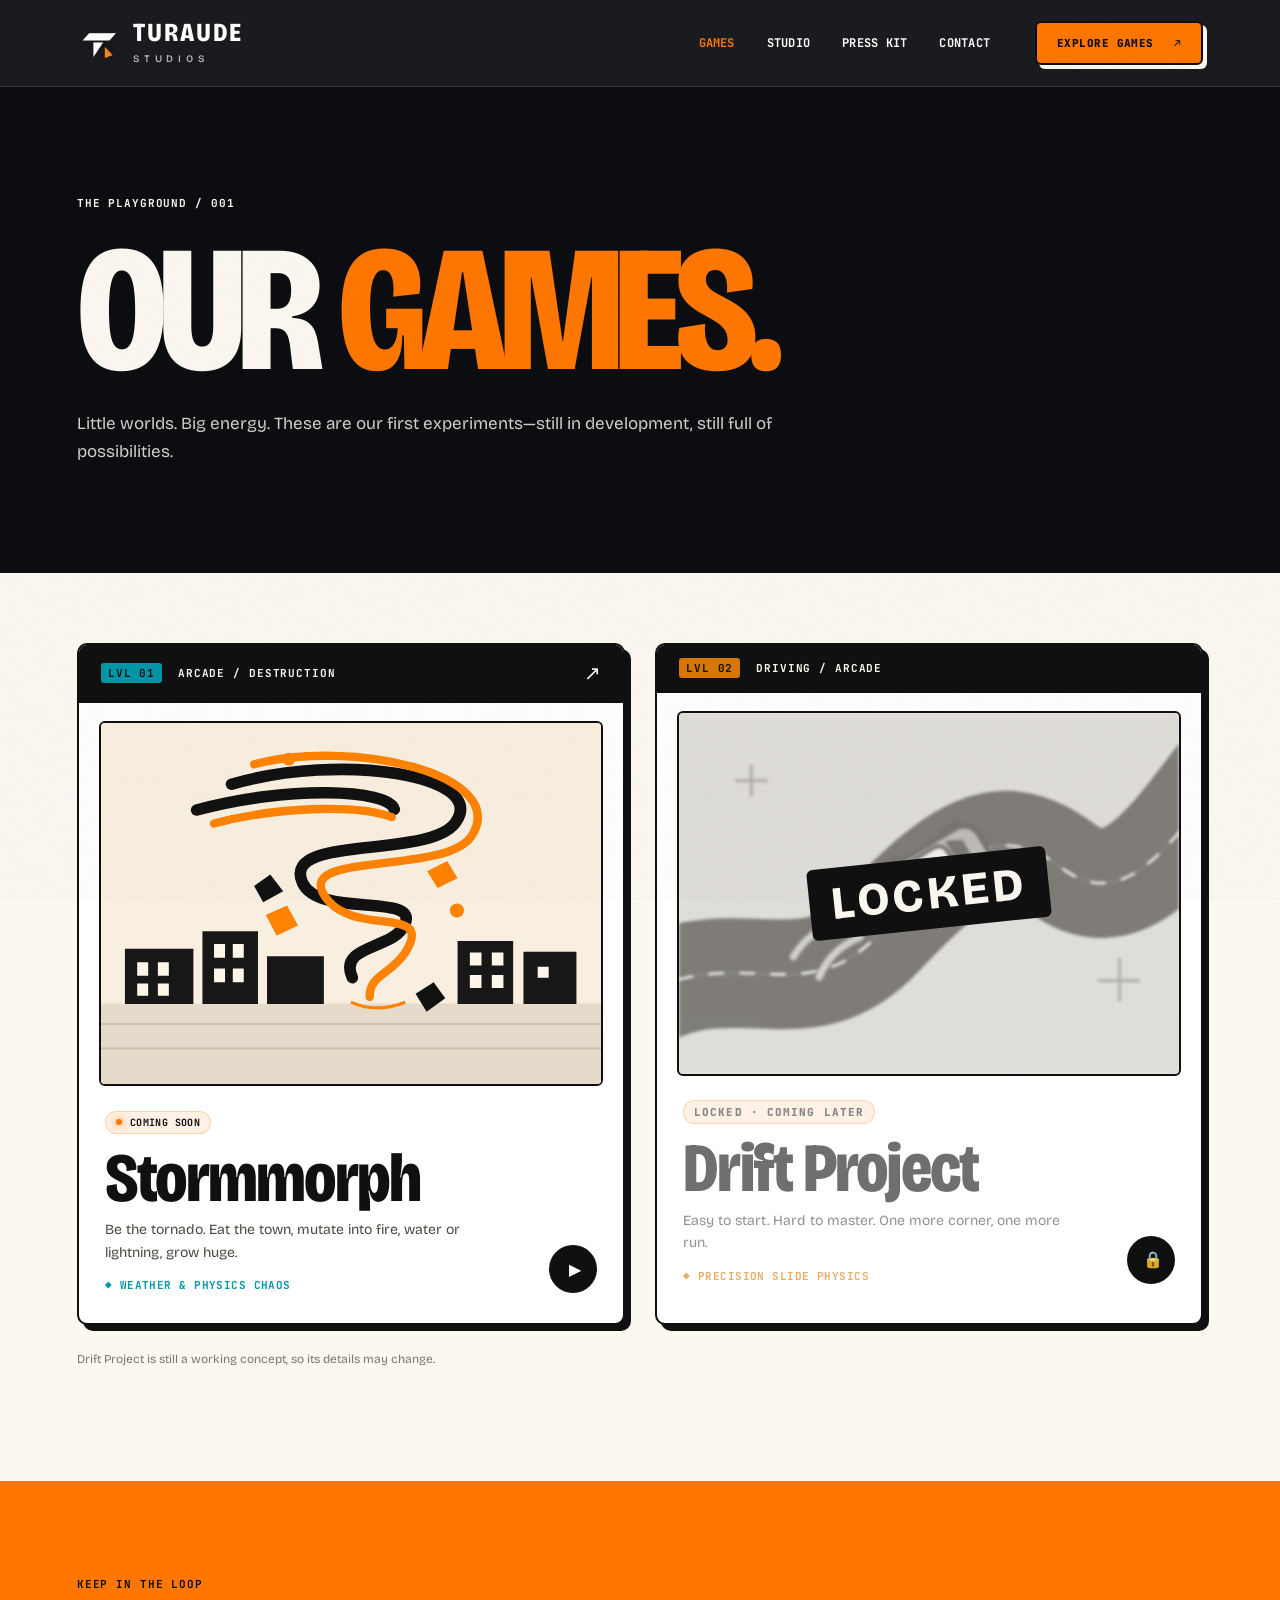
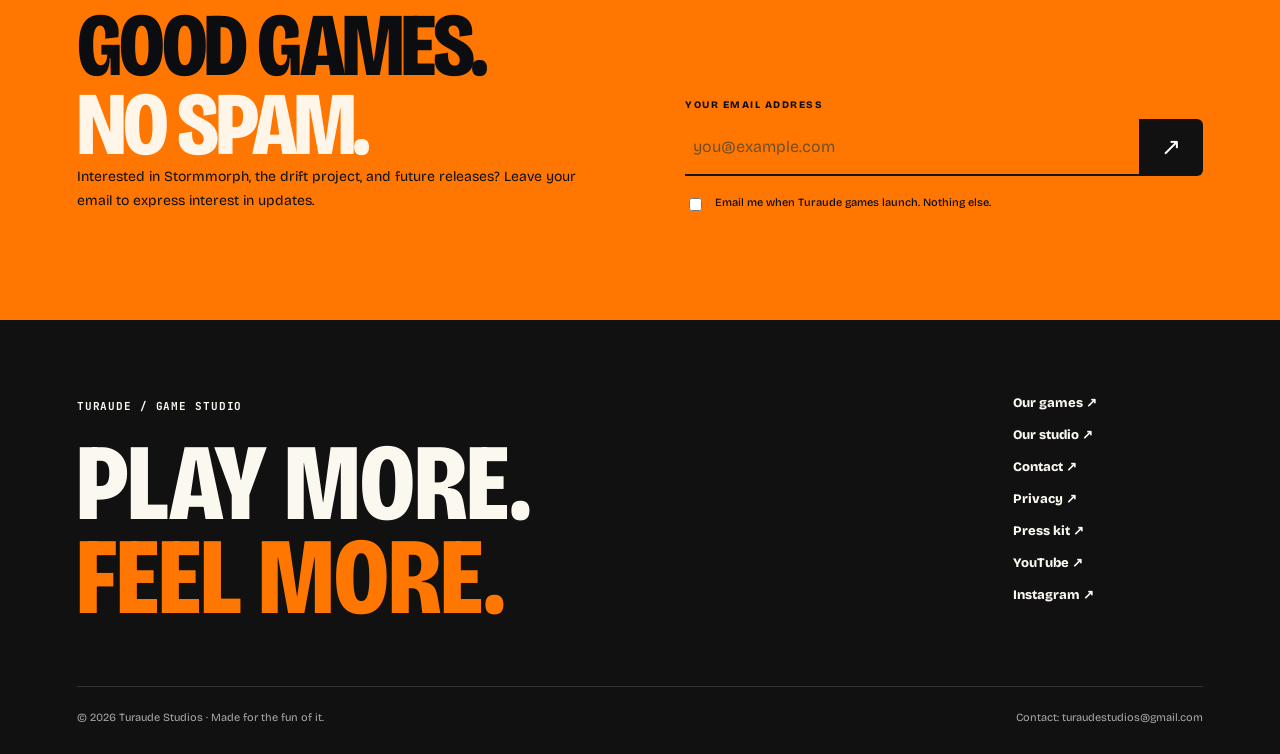
<file: games/drift/index.html>
<!doctype html><html lang="en"><head><meta charset="UTF-8"/><meta name="robots" content="noindex"/><meta http-equiv="refresh" content="0; url=/games"/><link rel="canonical" href="/games"/><title>Turaude Studios</title><script>location.replace('/games');</script></head><body><p><a href="/games">Our games</a></p></body></html>
</file>
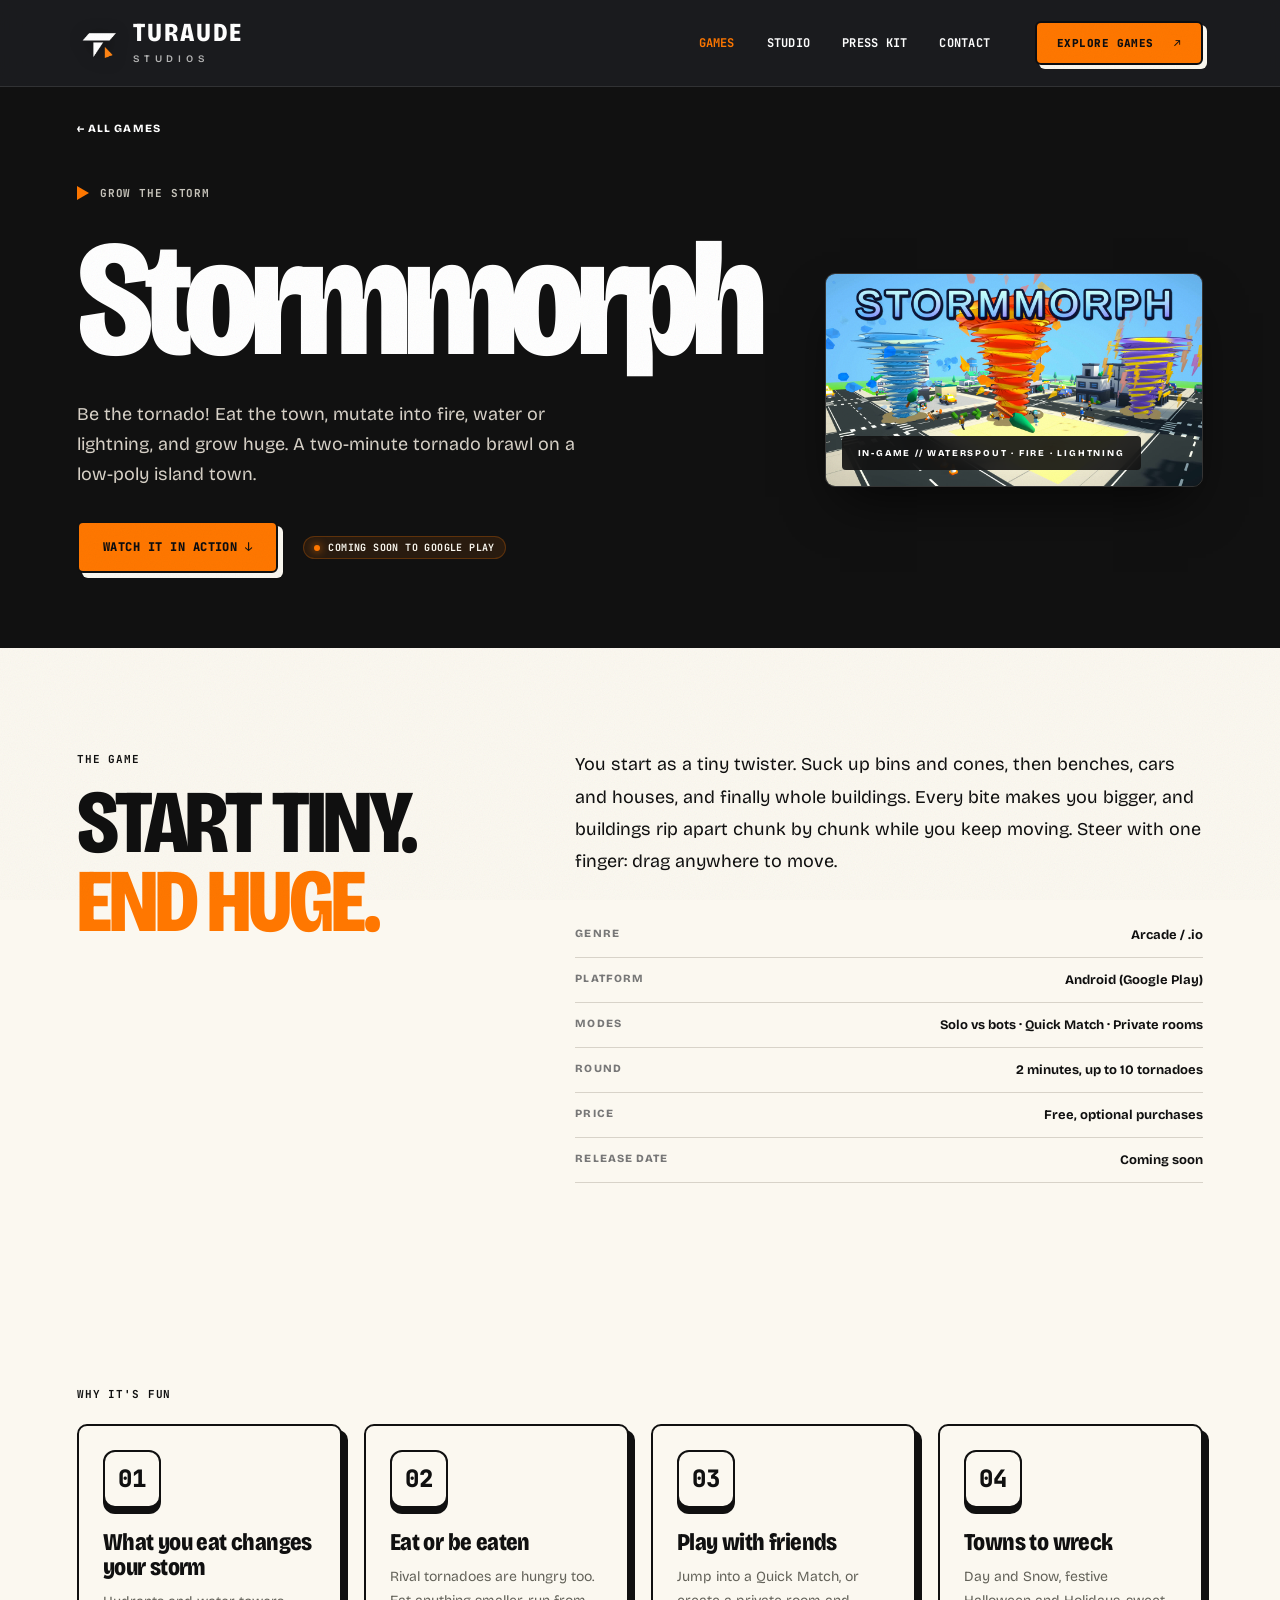
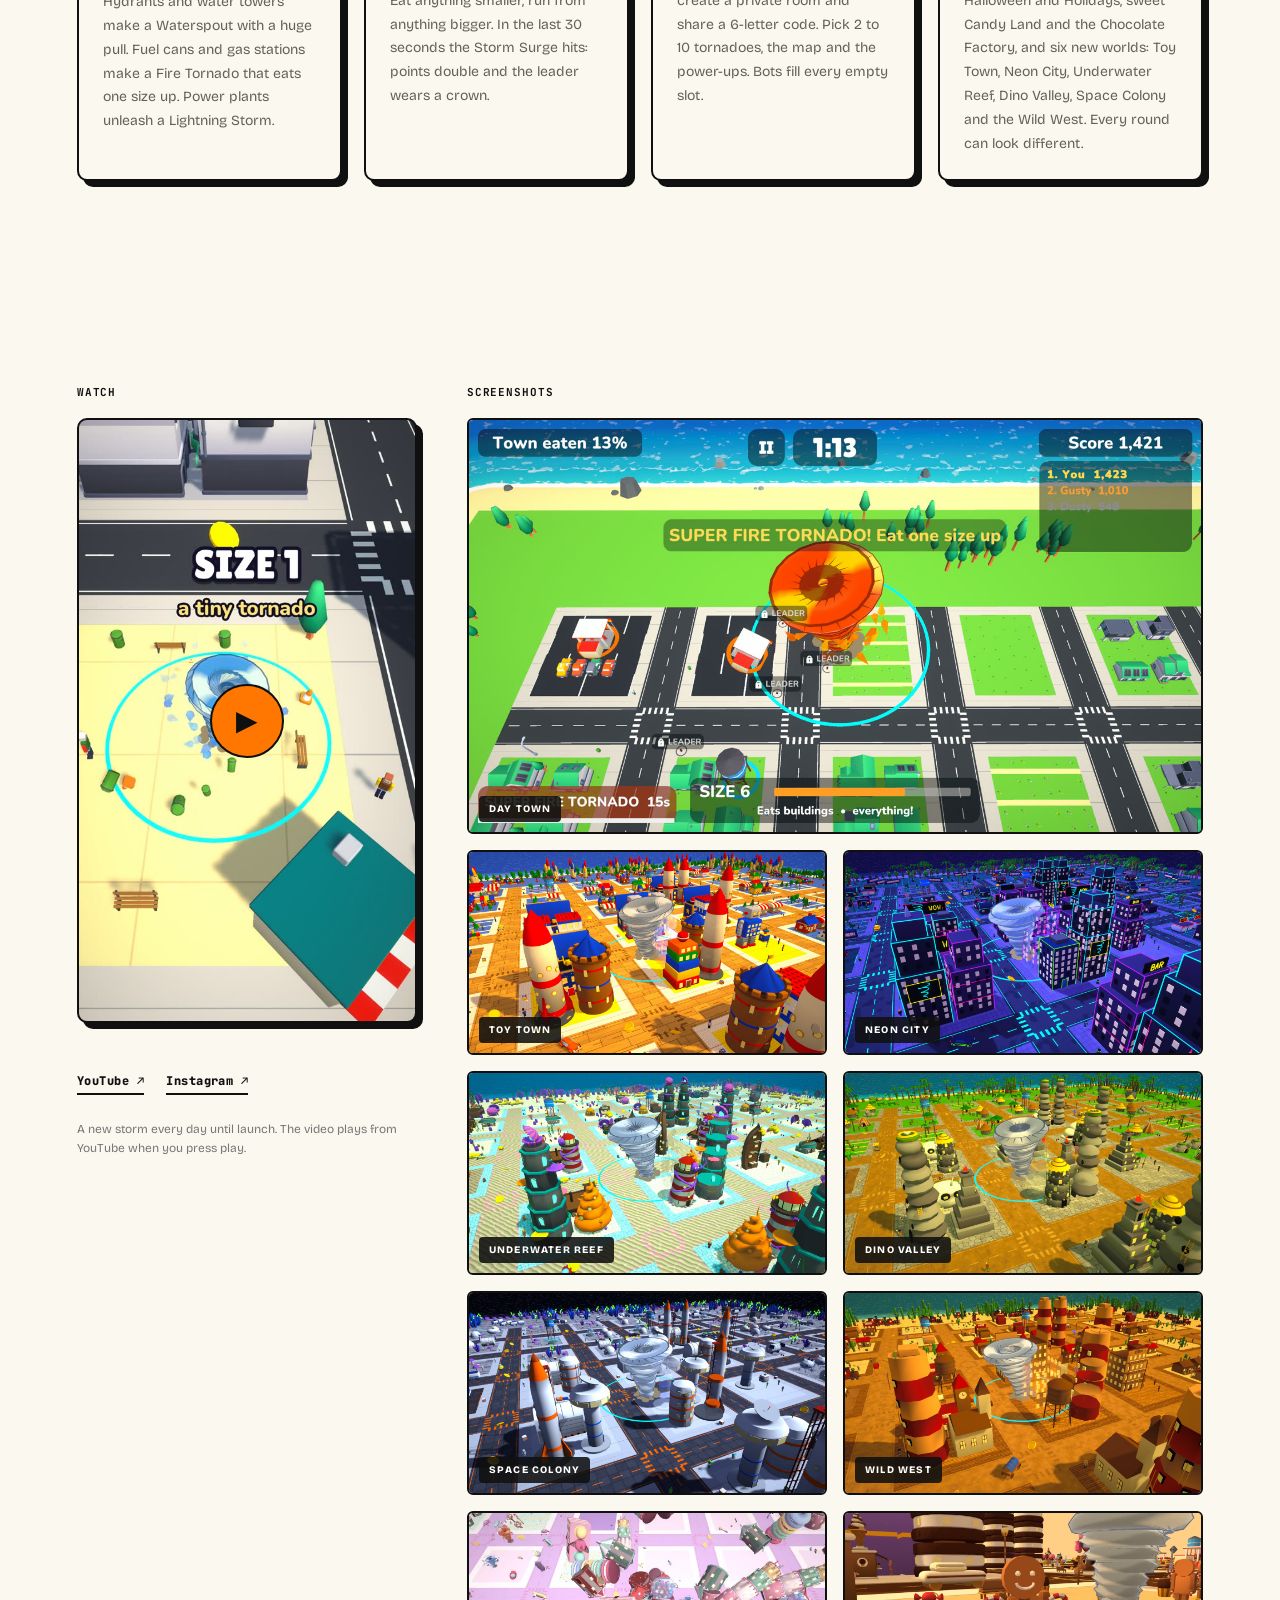
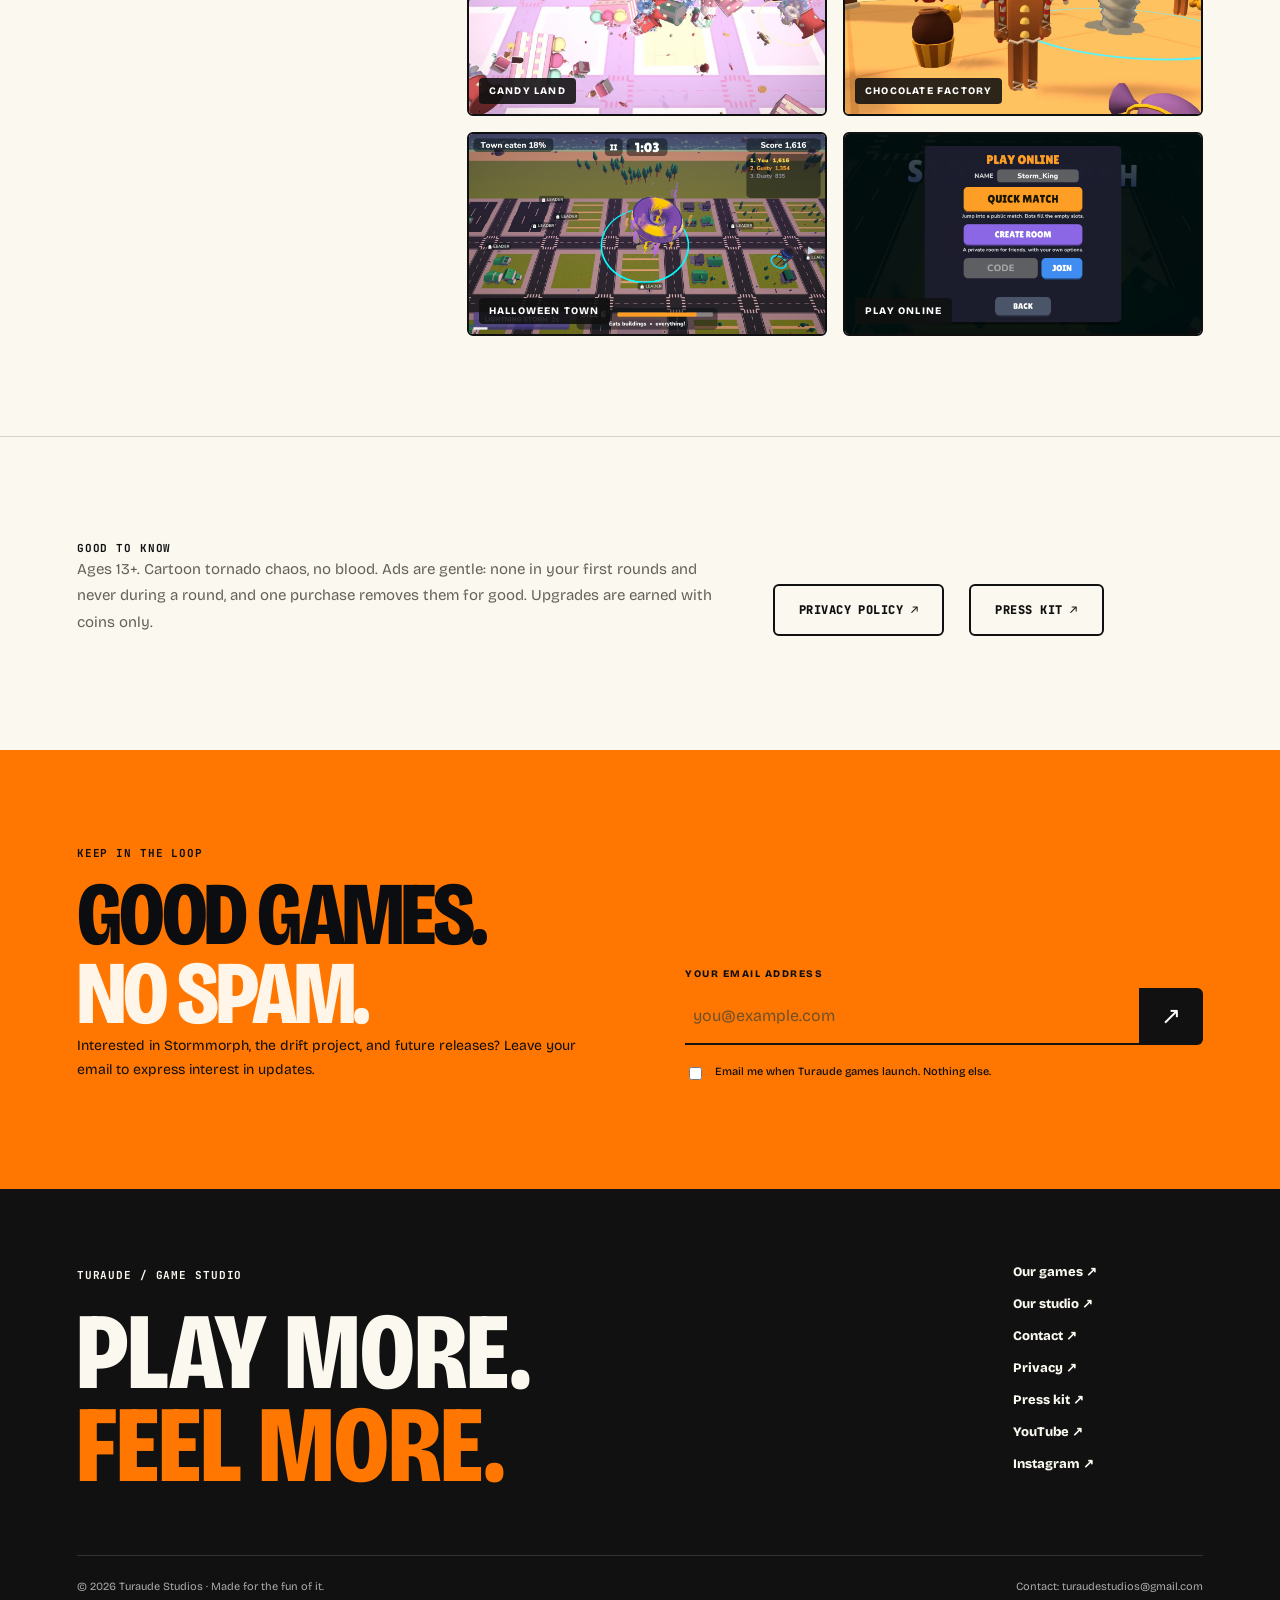
<file: games/stormmorph/index.html>
<!doctype html><html lang="en" data-static data-hero="town" data-contact="turaudestudios@gmail.com"><head><meta charset="UTF-8"/><meta name="viewport" content="width=device-width,initial-scale=1"/><meta name="theme-color" content="#101010"/><meta name="description" content="Be the tornado! Eat the town, mutate into fire, water or lightning, grow huge. A two-minute tornado brawl, coming soon to Google Play."/><meta property="og:type" content="website"/><meta property="og:title" content="Stormmorph | Turaude Studios"/><meta property="og:description" content="Be the tornado! Eat the town, mutate into fire, water or lightning, grow huge. A two-minute tornado brawl, coming soon to Google Play."/><meta property="og:image" content="https://turaudestudios.github.io/stormmorph/cover.jpg"/><meta name="twitter:card" content="summary_large_image"/><link rel="icon" type="image/png" href="/favicon.png"/><link rel="preconnect" href="https://fonts.googleapis.com"/><link rel="preconnect" href="https://fonts.gstatic.com" crossorigin/><link href="https://fonts.googleapis.com/css2?family=Bricolage+Grotesque:opsz,wdth,wght@12..96,75..100,400..800&family=JetBrains+Mono:wght@500;700;800&display=swap" rel="stylesheet"/><link rel="stylesheet" href="/styles.css"/><script src="/app.js" defer></script><title>Stormmorph | Turaude Studios</title></head><body><header class="site-header"><div class="nav-wrap"><a class="brand" href="/" aria-label="Turaude Studios home"><img class="brand-mark" src="/assets/brand/turaude-mark.png" width="44" height="44" alt=""/><span class="brand-name">TURAUDE<span class="brand-dot">.</span><small>STUDIOS</small></span></a><nav class="main-nav" aria-label="Primary navigation"><a aria-current="page" href="/games">Games</a><a  href="/about">Studio</a><a  href="/press">Press kit</a><a  href="/contact">Contact</a></nav><a href="/games" class="nav-cta">EXPLORE GAMES <span aria-hidden="true">↗</span></a><button class="menu-toggle" type="button" aria-expanded="false" aria-label="Open navigation">☰</button></div></header><main id="main"><section class="game-detail-hero storm-page"><a class="back-link" href="/games">← ALL GAMES</a><div class="detail-grid"><div class="detail-left"><div class="eyebrow"><span class="eyebrow-dash"></span> GROW THE STORM</div><h1>Stormmorph</h1><p class="detail-summary">Be the tornado! Eat the town, mutate into fire, water or lightning, and grow huge. A two-minute tornado brawl on a low-poly island town.</p><div class="detail-actions"><a class="button button-orange" href="#trailer">WATCH IT IN ACTION ↓</a><span><span class="status"><span class="status-dot"></span>Coming soon to Google Play</span></span></div></div><div class="detail-visual"><img class="game-art" src="/stormmorph/cover.jpg" alt="Three mutated tornadoes, water, fire and lightning, tearing through a low-poly town under the Stormmorph logo" width="1280" height="720"/><span class="detail-stamp">IN-GAME // WATERSPOUT · FIRE · LIGHTNING</span></div></div></section><section class="detail-info section"><div><span class="tiny-label">THE GAME</span><h2>START TINY. <em>END HUGE.</em></h2></div><div><p>You start as a tiny twister. Suck up bins and cones, then benches, cars and houses, and finally whole buildings. Every bite makes you bigger, and buildings rip apart chunk by chunk while you keep moving. Steer with one finger: drag anywhere to move.</p><div class="spec-list"><div><span>GENRE</span><strong>Arcade / .io</strong></div><div><span>PLATFORM</span><strong>Android (Google Play)</strong></div><div><span>MODES</span><strong>Solo vs bots · Quick Match · Private rooms</strong></div><div><span>ROUND</span><strong>2 minutes, up to 10 tornadoes</strong></div><div><span>PRICE</span><strong>Free, optional purchases</strong></div><div><span>RELEASE DATE</span><strong>Coming soon</strong></div></div></div></section><section class="section storm-features"><span class="tiny-label">WHY IT'S FUN</span><div class="feature-grid"><div><kbd class="keycap">01</kbd><h3>What you eat changes your storm</h3><p>Hydrants and water towers make a Waterspout with a huge pull. Fuel cans and gas stations make a Fire Tornado that eats one size up. Power plants unleash a Lightning Storm.</p></div><div><kbd class="keycap">02</kbd><h3>Eat or be eaten</h3><p>Rival tornadoes are hungry too. Eat anything smaller, run from anything bigger. In the last 30 seconds the Storm Surge hits: points double and the leader wears a crown.</p></div><div><kbd class="keycap">03</kbd><h3>Play with friends</h3><p>Jump into a Quick Match, or create a private room and share a 6-letter code. Pick 2 to 10 tornadoes, the map and the power-ups. Bots fill every empty slot.</p></div><div><kbd class="keycap">04</kbd><h3>Towns to wreck</h3><p>Day and Snow, festive Halloween and Holidays, sweet Candy Land and the Chocolate Factory, and six new worlds: Toy Town, Neon City, Underwater Reef, Dino Valley, Space Colony and the Wild West. Every round can look different.</p></div></div></section><section class="section storm-media" id="trailer"><div class="media-grid"><div><span class="tiny-label">WATCH</span><button class="short-frame" type="button" data-yt="elrlleIIfI4" aria-label="Play the Stormmorph short"><img src="/stormmorph/short-start-tiny.jpg" alt="Stormmorph short: start tiny, end huge" width="540" height="960" loading="lazy"/><span class="play-badge" aria-hidden="true">▶</span></button><div class="social-row"><a class="underlined-link" href="https://www.youtube.com/@Turaudestudios" target="_blank" rel="noopener">YouTube ↗</a><a class="underlined-link" href="https://www.instagram.com/turaudestudios" target="_blank" rel="noopener">Instagram ↗</a></div><p class="footnote">A new storm every day until launch. The video plays from YouTube when you press play.</p></div><div><span class="tiny-label">SCREENSHOTS</span><div class="shot-grid"><a class="shot" href="/stormmorph/shots/day.jpg" target="_blank" rel="noopener"><img loading="lazy" src="/stormmorph/shots/day.jpg" alt="Day town: a Super Fire Tornado eats one size up" width="1280" height="720"/><span>Day town</span></a><a class="shot" href="/stormmorph/shots/toy.jpg" target="_blank" rel="noopener"><img loading="lazy" src="/stormmorph/shots/toy.jpg" alt="Toy Town: building-block towers and toy rockets" width="1280" height="720"/><span>Toy Town</span></a><a class="shot" href="/stormmorph/shots/neon.jpg" target="_blank" rel="noopener"><img loading="lazy" src="/stormmorph/shots/neon.jpg" alt="Neon City: glowing towers after dark" width="1280" height="720"/><span>Neon City</span></a><a class="shot" href="/stormmorph/shots/reef.jpg" target="_blank" rel="noopener"><img loading="lazy" src="/stormmorph/shots/reef.jpg" alt="Underwater Reef: coral towers on the sea floor" width="1280" height="720"/><span>Underwater Reef</span></a><a class="shot" href="/stormmorph/shots/dino.jpg" target="_blank" rel="noopener"><img loading="lazy" src="/stormmorph/shots/dino.jpg" alt="Dino Valley: stone towers in the jungle" width="1280" height="720"/><span>Dino Valley</span></a><a class="shot" href="/stormmorph/shots/space.jpg" target="_blank" rel="noopener"><img loading="lazy" src="/stormmorph/shots/space.jpg" alt="Space Colony: rockets and domes on the moon" width="1280" height="720"/><span>Space Colony</span></a><a class="shot" href="/stormmorph/shots/west.jpg" target="_blank" rel="noopener"><img loading="lazy" src="/stormmorph/shots/west.jpg" alt="Wild West: water towers and saloons" width="1280" height="720"/><span>Wild West</span></a><a class="shot" href="/stormmorph/shots/candy.jpg" target="_blank" rel="noopener"><img loading="lazy" src="/stormmorph/shots/candy.jpg" alt="Candy Land: a whole block of sweet buildings flying into the storm" width="1280" height="720"/><span>Candy Land</span></a><a class="shot" href="/stormmorph/shots/chocolate.jpg" target="_blank" rel="noopener"><img loading="lazy" src="/stormmorph/shots/chocolate.jpg" alt="Chocolate Factory: gingerbread people with candy canes" width="1280" height="720"/><span>Chocolate Factory</span></a><a class="shot" href="/stormmorph/shots/halloween.jpg" target="_blank" rel="noopener"><img loading="lazy" src="/stormmorph/shots/halloween.jpg" alt="Halloween town: size 7, unstoppable" width="1280" height="720"/><span>Halloween town</span></a><a class="shot" href="/stormmorph/shots/online.jpg" target="_blank" rel="noopener"><img loading="lazy" src="/stormmorph/shots/online.jpg" alt="Play online: quick match or a private room with a code" width="1280" height="720"/><span>Play online</span></a></div></div></div></section><section class="section storm-links"><div><span class="tiny-label">GOOD TO KNOW</span><p>Ages 13+. Cartoon tornado chaos, no blood. Ads are gentle: none in your first rounds and never during a round, and one purchase removes them for good. Upgrades are earned with coins only.</p></div><div class="detail-actions"><a class="button button-outline-dark" href="/stormmorph/privacy-policy.html">PRIVACY POLICY ↗</a><a class="button button-outline-dark" href="/press/stormmorph/">PRESS KIT ↗</a></div></section><div id="interest"><section class="newsletter-section"><div class="newsletter-grid"><div><span class="tiny-label">KEEP IN THE LOOP</span><h2>GOOD GAMES.<br/><em>NO SPAM.</em></h2><p>Interested in Stormmorph, the drift project, and future releases? Leave your email to express interest in updates.</p></div><form class="newsletter-form ajax-form" data-endpoint="/api/subscribe" aria-label="Join interest list"><label for="newsletterEmail">YOUR EMAIL ADDRESS</label><div class="form-inline"><input id="newsletterEmail" name="email" type="email" required maxlength="254" placeholder="you@example.com" autocomplete="email"/><button type="submit" aria-label="Submit email">↗</button></div><label class="check-label"><input type="checkbox" name="consent" required/> <span>Email me when Turaude games launch. Nothing else.</span></label><input class="honey" name="website" tabindex="-1" aria-hidden="true" autocomplete="off"/><p class="form-feedback" role="status" aria-live="polite"></p></form></div></section></div></main><footer class="site-footer"><div class="footer-top"><div><span class="tiny-label">TURAUDE / GAME STUDIO</span><div class="footer-big">PLAY MORE.<br/><em>FEEL MORE.</em></div></div><div class="footer-links"><a href="/games">Our games ↗</a><a href="/about">Our studio ↗</a><a href="/contact">Contact ↗</a><a href="/stormmorph/privacy-policy.html">Privacy ↗</a><a href="/press">Press kit ↗</a><a href="https://www.youtube.com/@Turaudestudios" target="_blank" rel="noopener">YouTube ↗</a><a href="https://www.instagram.com/turaudestudios" target="_blank" rel="noopener">Instagram ↗</a></div></div><div class="footer-bottom"><span>© 2026 Turaude Studios · Made for the fun of it.</span><span>Contact: <a href="mailto:turaudestudios@gmail.com">turaudestudios@gmail.com</a></span></div></footer><div class="toast" id="toast" role="status" aria-live="polite"></div></body></html>
</file>
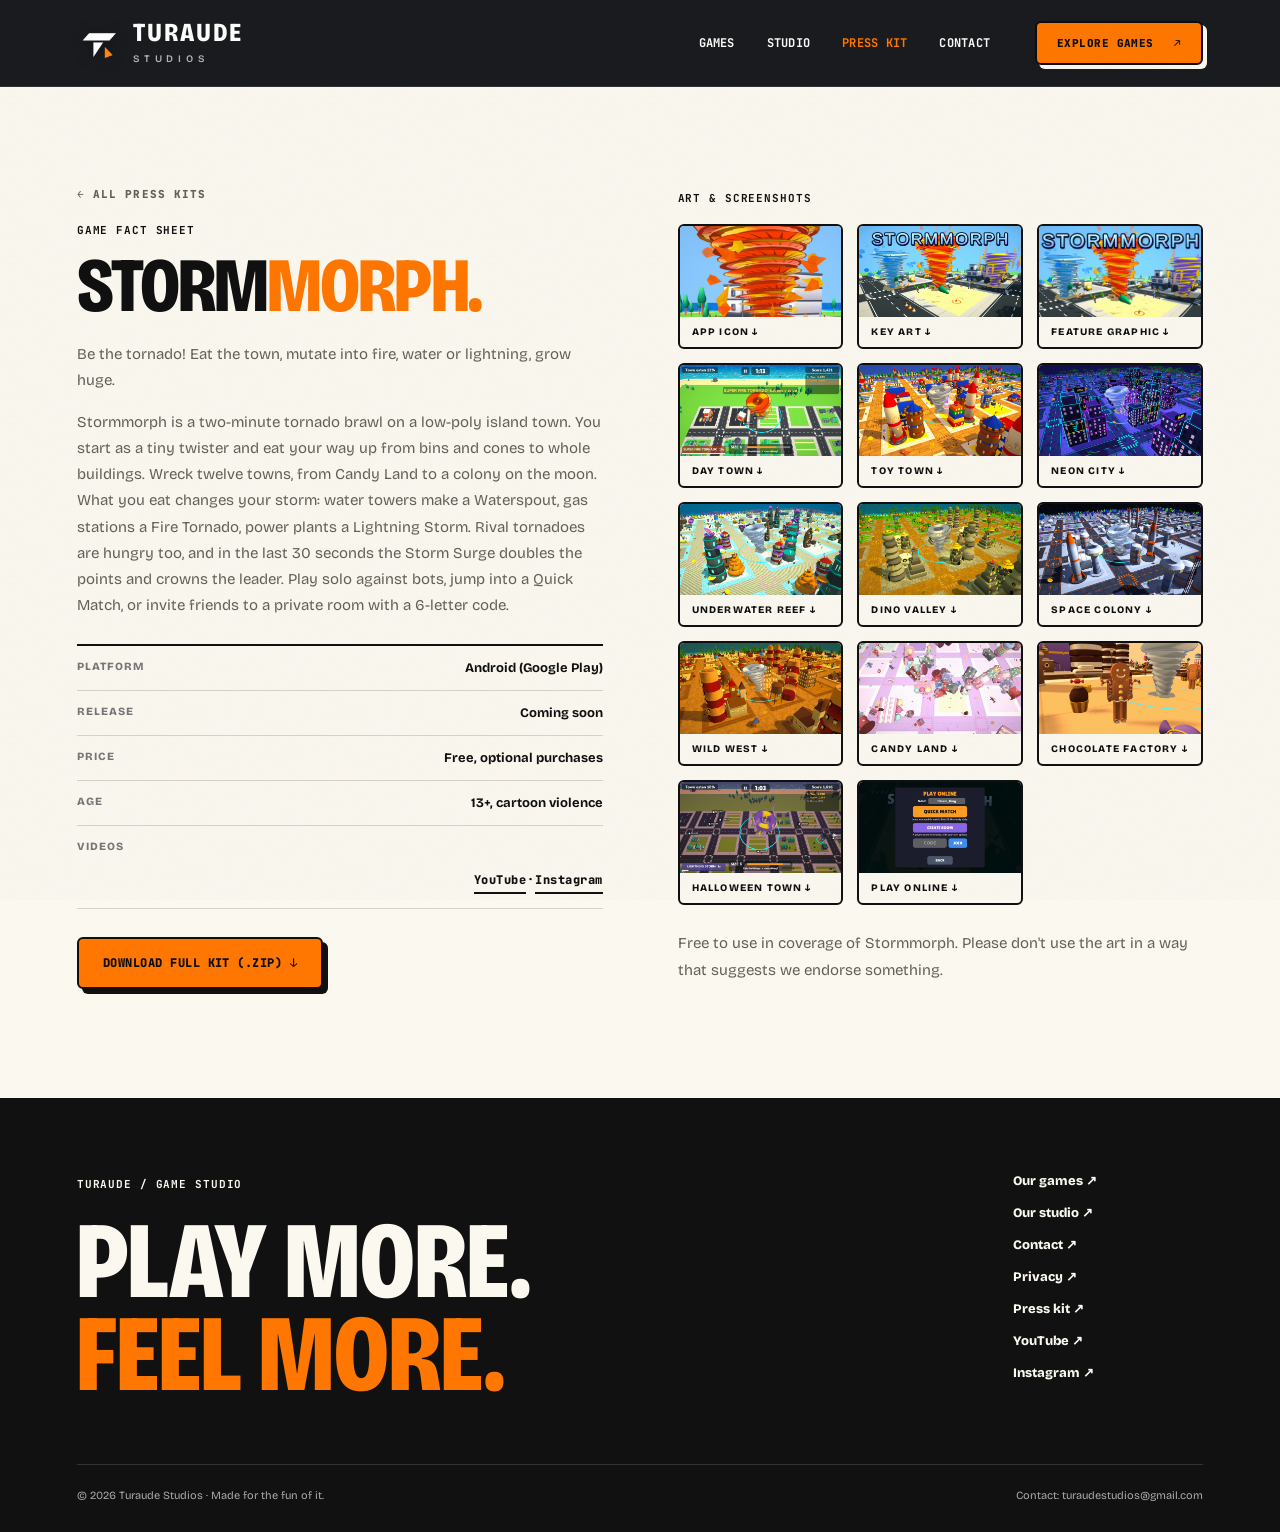
<file: press/stormmorph/index.html>
<!doctype html><html lang="en" data-static data-hero="town" data-contact="turaudestudios@gmail.com"><head><meta charset="UTF-8"/><meta name="viewport" content="width=device-width,initial-scale=1"/><meta name="theme-color" content="#101010"/><meta name="description" content="Stormmorph press kit: fact sheet, key art, app icon and screenshots."/><meta property="og:type" content="website"/><meta property="og:title" content="Stormmorph Press Kit | Turaude Studios"/><meta property="og:description" content="Stormmorph press kit: fact sheet, key art, app icon and screenshots."/><meta property="og:image" content="https://turaudestudios.github.io/stormmorph/cover.jpg"/><meta name="twitter:card" content="summary_large_image"/><link rel="icon" type="image/png" href="/favicon.png"/><link rel="preconnect" href="https://fonts.googleapis.com"/><link rel="preconnect" href="https://fonts.gstatic.com" crossorigin/><link href="https://fonts.googleapis.com/css2?family=Bricolage+Grotesque:opsz,wdth,wght@12..96,75..100,400..800&family=JetBrains+Mono:wght@500;700;800&display=swap" rel="stylesheet"/><link rel="stylesheet" href="/styles.css"/><script src="/app.js" defer></script><title>Stormmorph Press Kit | Turaude Studios</title></head><body><header class="site-header"><div class="nav-wrap"><a class="brand" href="/" aria-label="Turaude Studios home"><img class="brand-mark" src="/assets/brand/turaude-mark.png" width="44" height="44" alt=""/><span class="brand-name">TURAUDE<span class="brand-dot">.</span><small>STUDIOS</small></span></a><nav class="main-nav" aria-label="Primary navigation"><a  href="/games">Games</a><a  href="/about">Studio</a><a aria-current="page" href="/press">Press kit</a><a  href="/contact">Contact</a></nav><a href="/games" class="nav-cta">EXPLORE GAMES <span aria-hidden="true">↗</span></a><button class="menu-toggle" type="button" aria-expanded="false" aria-label="Open navigation">☰</button></div></header><main id="main"><section class="section press-game press-game-page"><div><a class="press-back" href="/press/">← ALL PRESS KITS</a><span class="tiny-label">GAME FACT SHEET</span><h2>STORM<em>MORPH.</em></h2><p>Be the tornado! Eat the town, mutate into fire, water or lightning, grow huge.</p><p>Stormmorph is a two-minute tornado brawl on a low-poly island town. You start as a tiny twister and eat your way up from bins and cones to whole buildings. Wreck twelve towns, from Candy Land to a colony on the moon. What you eat changes your storm: water towers make a Waterspout, gas stations a Fire Tornado, power plants a Lightning Storm. Rival tornadoes are hungry too, and in the last 30 seconds the Storm Surge doubles the points and crowns the leader. Play solo against bots, jump into a Quick Match, or invite friends to a private room with a 6-letter code.</p><div class="press-facts"><div><span>PLATFORM</span><strong>Android (Google Play)</strong></div><div><span>RELEASE</span><strong>Coming soon</strong></div><div><span>PRICE</span><strong>Free, optional purchases</strong></div><div><span>AGE</span><strong>13+, cartoon violence</strong></div><div><span>VIDEOS</span><strong><a class="underlined-link" href="https://www.youtube.com/@Turaudestudios" target="_blank" rel="noopener">YouTube</a> · <a class="underlined-link" href="https://www.instagram.com/turaudestudios" target="_blank" rel="noopener">Instagram</a></strong></div></div><a class="button button-orange press-zip" href="/stormmorph/Stormmorph-Press-Kit.zip" download>DOWNLOAD FULL KIT (.ZIP) ↓</a></div><div><span class="tiny-label">ART &amp; SCREENSHOTS</span><div class="press-downloads"><a href="/stormmorph/icon.png" download="Stormmorph-Icon.png"><img loading="lazy" src="/stormmorph/icon.png" alt="Stormmorph app icon" width="512" height="512"/><span>APP ICON ↓</span></a><a href="/stormmorph/cover.jpg" download="Stormmorph-Cover.jpg"><img loading="lazy" src="/stormmorph/cover.jpg" alt="Stormmorph key art" width="1280" height="720"/><span>KEY ART ↓</span></a><a href="/stormmorph/feature.png" download="Stormmorph-Feature.png"><img loading="lazy" src="/stormmorph/feature.png" alt="Stormmorph feature graphic" width="1024" height="500"/><span>FEATURE GRAPHIC ↓</span></a><a href="/stormmorph/shots/day.jpg" download="Stormmorph-day.jpg"><img loading="lazy" src="/stormmorph/shots/day.jpg" alt="Day town: a Super Fire Tornado eats one size up" width="1280" height="720"/><span>DAY TOWN ↓</span></a><a href="/stormmorph/shots/toy.jpg" download="Stormmorph-toy.jpg"><img loading="lazy" src="/stormmorph/shots/toy.jpg" alt="Toy Town: building-block towers and toy rockets" width="1280" height="720"/><span>TOY TOWN ↓</span></a><a href="/stormmorph/shots/neon.jpg" download="Stormmorph-neon.jpg"><img loading="lazy" src="/stormmorph/shots/neon.jpg" alt="Neon City: glowing towers after dark" width="1280" height="720"/><span>NEON CITY ↓</span></a><a href="/stormmorph/shots/reef.jpg" download="Stormmorph-reef.jpg"><img loading="lazy" src="/stormmorph/shots/reef.jpg" alt="Underwater Reef: coral towers on the sea floor" width="1280" height="720"/><span>UNDERWATER REEF ↓</span></a><a href="/stormmorph/shots/dino.jpg" download="Stormmorph-dino.jpg"><img loading="lazy" src="/stormmorph/shots/dino.jpg" alt="Dino Valley: stone towers in the jungle" width="1280" height="720"/><span>DINO VALLEY ↓</span></a><a href="/stormmorph/shots/space.jpg" download="Stormmorph-space.jpg"><img loading="lazy" src="/stormmorph/shots/space.jpg" alt="Space Colony: rockets and domes on the moon" width="1280" height="720"/><span>SPACE COLONY ↓</span></a><a href="/stormmorph/shots/west.jpg" download="Stormmorph-west.jpg"><img loading="lazy" src="/stormmorph/shots/west.jpg" alt="Wild West: water towers and saloons" width="1280" height="720"/><span>WILD WEST ↓</span></a><a href="/stormmorph/shots/candy.jpg" download="Stormmorph-candy.jpg"><img loading="lazy" src="/stormmorph/shots/candy.jpg" alt="Candy Land: a whole block of sweet buildings flying into the storm" width="1280" height="720"/><span>CANDY LAND ↓</span></a><a href="/stormmorph/shots/chocolate.jpg" download="Stormmorph-chocolate.jpg"><img loading="lazy" src="/stormmorph/shots/chocolate.jpg" alt="Chocolate Factory: gingerbread people with candy canes" width="1280" height="720"/><span>CHOCOLATE FACTORY ↓</span></a><a href="/stormmorph/shots/halloween.jpg" download="Stormmorph-halloween.jpg"><img loading="lazy" src="/stormmorph/shots/halloween.jpg" alt="Halloween town: size 7, unstoppable" width="1280" height="720"/><span>HALLOWEEN TOWN ↓</span></a><a href="/stormmorph/shots/online.jpg" download="Stormmorph-online.jpg"><img loading="lazy" src="/stormmorph/shots/online.jpg" alt="Play online: quick match or a private room with a code" width="1280" height="720"/><span>PLAY ONLINE ↓</span></a></div><p class="footnote">Free to use in coverage of Stormmorph. Please don't use the art in a way that suggests we endorse something.</p></div></section></main><footer class="site-footer"><div class="footer-top"><div><span class="tiny-label">TURAUDE / GAME STUDIO</span><div class="footer-big">PLAY MORE.<br/><em>FEEL MORE.</em></div></div><div class="footer-links"><a href="/games">Our games ↗</a><a href="/about">Our studio ↗</a><a href="/contact">Contact ↗</a><a href="/stormmorph/privacy-policy.html">Privacy ↗</a><a href="/press">Press kit ↗</a><a href="https://www.youtube.com/@Turaudestudios" target="_blank" rel="noopener">YouTube ↗</a><a href="https://www.instagram.com/turaudestudios" target="_blank" rel="noopener">Instagram ↗</a></div></div><div class="footer-bottom"><span>© 2026 Turaude Studios · Made for the fun of it.</span><span>Contact: <a href="mailto:turaudestudios@gmail.com">turaudestudios@gmail.com</a></span></div></footer><div class="toast" id="toast" role="status" aria-live="polite"></div></body></html>
</file>
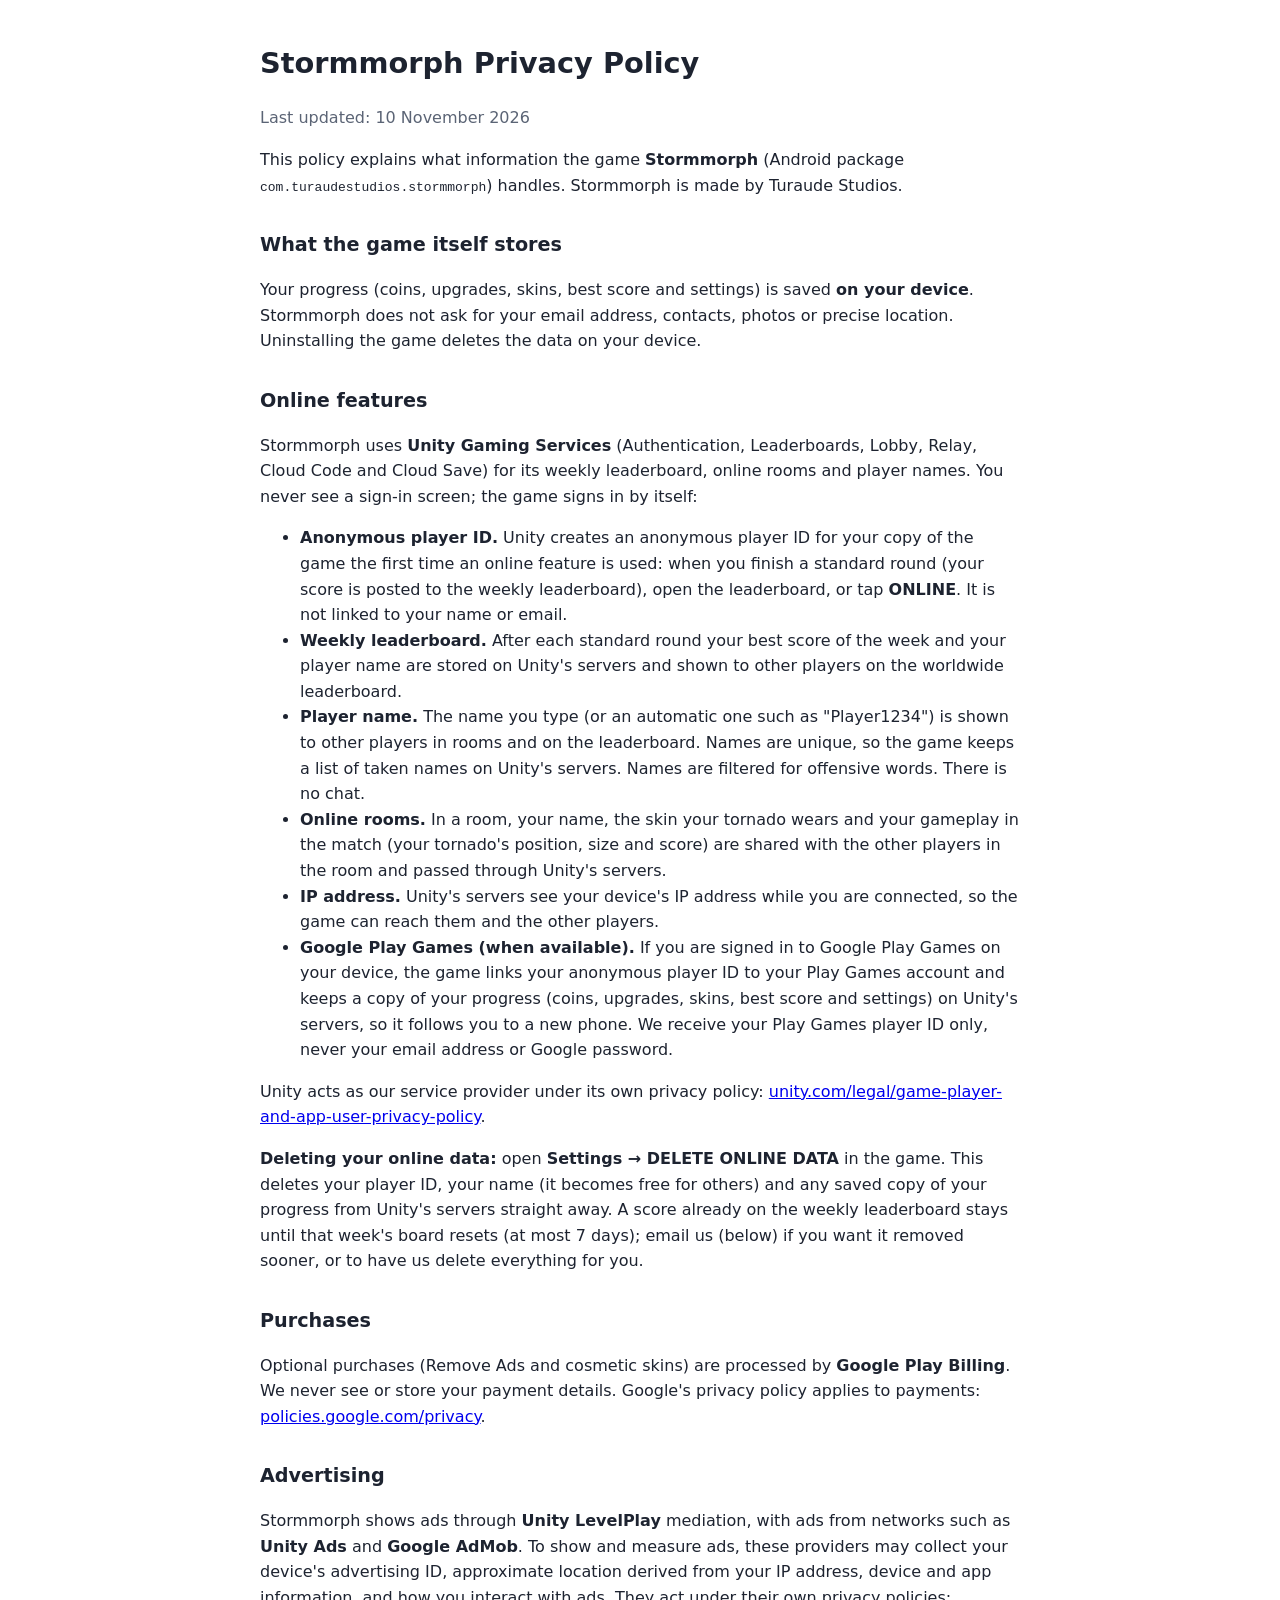
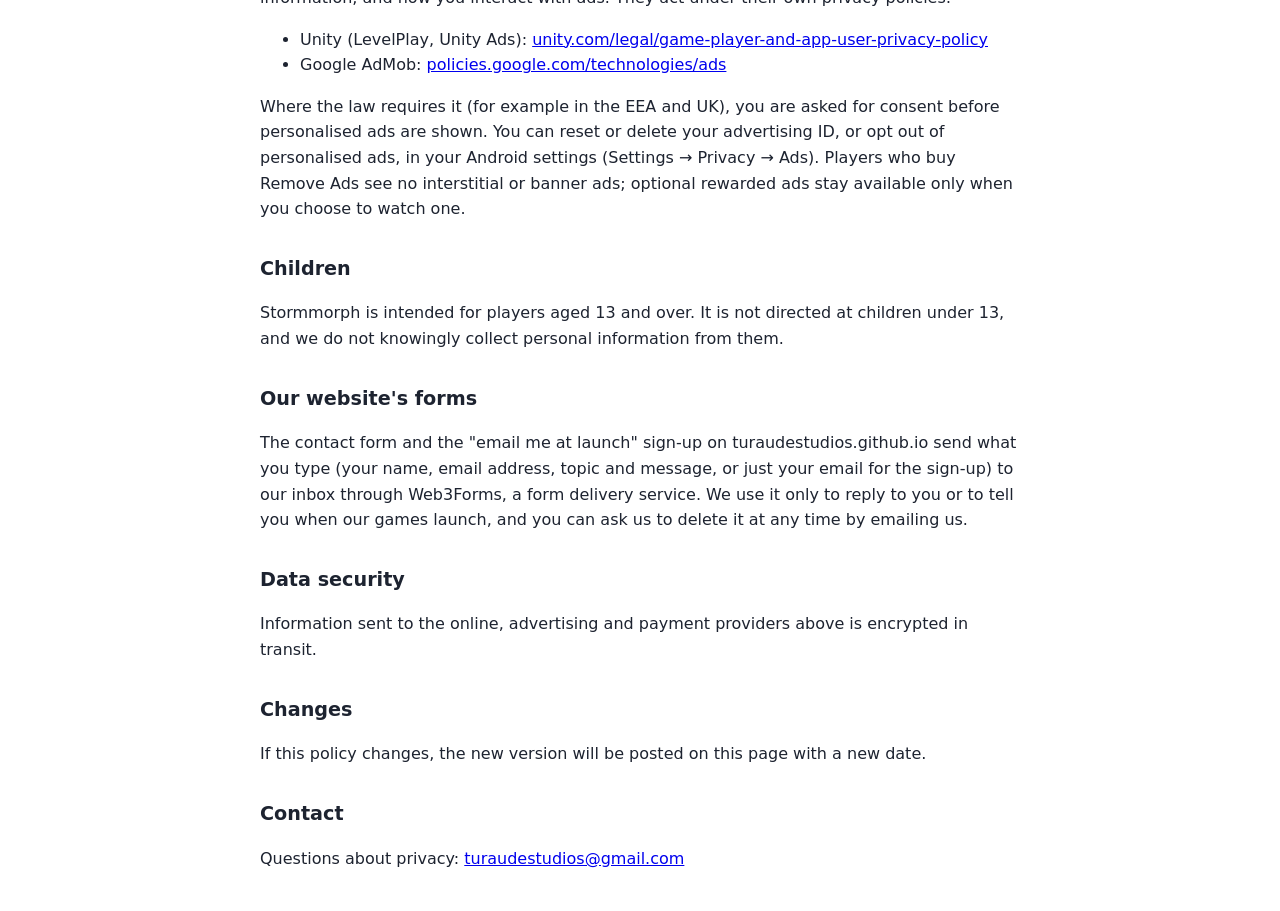
<file: stormmorph/privacy-policy.html>
<!doctype html>
<html lang="en">
<head>
<meta charset="utf-8">
<meta name="viewport" content="width=device-width, initial-scale=1">
<title>Stormmorph Privacy Policy</title>
<style>
  body { font-family: system-ui, -apple-system, "Segoe UI", Roboto, sans-serif; max-width: 760px; margin: 40px auto; padding: 0 20px; line-height: 1.6; color: #1d2330; }
  h1 { font-size: 1.8rem; }
  h2 { font-size: 1.2rem; margin-top: 2rem; }
  .muted { color: #5b6475; }
</style>
</head>
<body>
<h1>Stormmorph Privacy Policy</h1>
<p class="muted">Last updated: 10 November 2026</p>

<p>This policy explains what information the game <strong>Stormmorph</strong> (Android package <code>com.turaudestudios.stormmorph</code>) handles. Stormmorph is made by Turaude Studios.</p>

<h2>What the game itself stores</h2>
<p>Your progress (coins, upgrades, skins, best score and settings) is saved <strong>on your device</strong>. Stormmorph does not ask for your email address, contacts, photos or precise location. Uninstalling the game deletes the data on your device.</p>

<h2>Online features</h2>
<p>Stormmorph uses <strong>Unity Gaming Services</strong> (Authentication, Leaderboards, Lobby, Relay, Cloud Code and Cloud Save) for its weekly leaderboard, online rooms and player names. You never see a sign-in screen; the game signs in by itself:</p>
<ul>
  <li><strong>Anonymous player ID.</strong> Unity creates an anonymous player ID for your copy of the game the first time an online feature is used: when you finish a standard round (your score is posted to the weekly leaderboard), open the leaderboard, or tap <strong>ONLINE</strong>. It is not linked to your name or email.</li>
  <li><strong>Weekly leaderboard.</strong> After each standard round your best score of the week and your player name are stored on Unity's servers and shown to other players on the worldwide leaderboard.</li>
  <li><strong>Player name.</strong> The name you type (or an automatic one such as "Player1234") is shown to other players in rooms and on the leaderboard. Names are unique, so the game keeps a list of taken names on Unity's servers. Names are filtered for offensive words. There is no chat.</li>
  <li><strong>Online rooms.</strong> In a room, your name, the skin your tornado wears and your gameplay in the match (your tornado's position, size and score) are shared with the other players in the room and passed through Unity's servers.</li>
  <li><strong>IP address.</strong> Unity's servers see your device's IP address while you are connected, so the game can reach them and the other players.</li>
  <li><strong>Google Play Games (when available).</strong> If you are signed in to Google Play Games on your device, the game links your anonymous player ID to your Play Games account and keeps a copy of your progress (coins, upgrades, skins, best score and settings) on Unity's servers, so it follows you to a new phone. We receive your Play Games player ID only, never your email address or Google password.</li>
</ul>
<p>Unity acts as our service provider under its own privacy policy: <a href="https://unity.com/legal/game-player-and-app-user-privacy-policy">unity.com/legal/game-player-and-app-user-privacy-policy</a>.</p>
<p><strong>Deleting your online data:</strong> open <strong>Settings → DELETE ONLINE DATA</strong> in the game. This deletes your player ID, your name (it becomes free for others) and any saved copy of your progress from Unity's servers straight away. A score already on the weekly leaderboard stays until that week's board resets (at most 7 days); email us (below) if you want it removed sooner, or to have us delete everything for you.</p>

<h2>Purchases</h2>
<p>Optional purchases (Remove Ads and cosmetic skins) are processed by <strong>Google Play Billing</strong>. We never see or store your payment details. Google's privacy policy applies to payments: <a href="https://policies.google.com/privacy">policies.google.com/privacy</a>.</p>

<h2>Advertising</h2>
<p>Stormmorph shows ads through <strong>Unity LevelPlay</strong> mediation, with ads from networks such as <strong>Unity Ads</strong> and <strong>Google AdMob</strong>. To show and measure ads, these providers may collect your device's advertising ID, approximate location derived from your IP address, device and app information, and how you interact with ads. They act under their own privacy policies:</p>
<ul>
  <li>Unity (LevelPlay, Unity Ads): <a href="https://unity.com/legal/game-player-and-app-user-privacy-policy">unity.com/legal/game-player-and-app-user-privacy-policy</a></li>
  <li>Google AdMob: <a href="https://policies.google.com/technologies/ads">policies.google.com/technologies/ads</a></li>
</ul>
<p>Where the law requires it (for example in the EEA and UK), you are asked for consent before personalised ads are shown. You can reset or delete your advertising ID, or opt out of personalised ads, in your Android settings (Settings → Privacy → Ads). Players who buy Remove Ads see no interstitial or banner ads; optional rewarded ads stay available only when you choose to watch one.</p>

<h2>Children</h2>
<p>Stormmorph is intended for players aged 13 and over. It is not directed at children under 13, and we do not knowingly collect personal information from them.</p>

<h2>Our website's forms</h2>
<p>The contact form and the "email me at launch" sign-up on turaudestudios.github.io send what you type (your name, email address, topic and message, or just your email for the sign-up) to our inbox through Web3Forms, a form delivery service. We use it only to reply to you or to tell you when our games launch, and you can ask us to delete it at any time by emailing us.</p>

<h2>Data security</h2>
<p>Information sent to the online, advertising and payment providers above is encrypted in transit.</p>

<h2>Changes</h2>
<p>If this policy changes, the new version will be posted on this page with a new date.</p>

<h2>Contact</h2>
<p>Questions about privacy: <a href="mailto:turaudestudios@gmail.com">turaudestudios@gmail.com</a></p>
</body>
</html>
</file>
<file: styles.css>
/* ==========================================================================
   TURAUDE GAMES - ELEVATED DESIGN SYSTEM
   ========================================================================== */
:root {
  --ink: #101010;
  --black: #0c0d10;
  --white: #fbf8f0;
  --orange: #ff7700;
  --orange-hover: #ff5500;
  --orange-glow: rgba(255, 119, 0, 0.28);
  --storm-cyan: #00d2eb;
  --drift-amber: #ff9d00;
  --soft: #f2ece2;
  --gray: #636259;
  --line: #d8d3c9;
  --heading: 'Bricolage Grotesque', Impact, 'Arial Narrow', sans-serif;
  --body: 'Bricolage Grotesque', Arial, sans-serif;
  --mono: 'JetBrains Mono', ui-monospace, Consolas, monospace;
  --radius-lg: 10px;
  --radius-md: 6px;
  --shadow-card: 6px 6px 0 var(--ink);
  --shadow-hover: 10px 10px 0 var(--orange);
  --transition-smooth: all 0.3s cubic-bezier(0.16, 1, 0.3, 1);
}

* { box-sizing: border-box; }
html { scroll-behavior: smooth; overflow-x: clip; }
body {
  margin: 0;
  background: var(--white);
  color: var(--ink);
  font-family: var(--body);
  -webkit-font-smoothing: antialiased;
  position: relative;
}

/* Paper grain over everything, like a printed arcade flyer */
body::before {
  content: "";
  position: fixed;
  inset: 0;
  background-image: url("data:image/svg+xml,%3Csvg xmlns='http://www.w3.org/2000/svg' width='160' height='160'%3E%3Cfilter id='n'%3E%3CfeTurbulence type='fractalNoise' baseFrequency='.85' numOctaves='3' stitchTiles='stitch'/%3E%3C/filter%3E%3Crect width='100%25' height='100%25' filter='url(%23n)'/%3E%3C/svg%3E");
  opacity: .07;
  mix-blend-mode: multiply;
  pointer-events: none;
  z-index: 60;
}
h1, h2, h3, .footer-big, .ticker, .manifesto-big, .poster-number, .brand-name, .press-logo-box > span, .update-empty strong, .admin-game-panel h4 {
  font-stretch: 82% !important; /* the `font` shorthand elsewhere resets stretch */
}

a { color: inherit; text-decoration: none; }
button, input, textarea, select { font: inherit; }
button { cursor: pointer; }
img { max-width: 100%; }
h1, h2, h3, p { margin-top: 0; }
h1, h2, h3 { letter-spacing: -0.025em; }
::selection { background: var(--orange); color: var(--black); }
:focus-visible { outline: 3px solid var(--orange); outline-offset: 3px; }

/* Sticky Header with Frosted Glass */
.site-header {
  background: rgba(12, 13, 16, 0.94);
  backdrop-filter: blur(14px);
  -webkit-backdrop-filter: blur(14px);
  color: white;
  border-bottom: 1px solid rgba(255, 255, 255, 0.1);
  position: sticky;
  top: 0;
  z-index: 50;
  transition: var(--transition-smooth);
}
.nav-wrap {
  height: 86px;
  max-width: 1560px;
  margin: auto;
  padding: 0 6vw;
  display: flex;
  align-items: center;
  gap: 45px;
}
.brand { display: flex; align-items: center; gap: 12px; min-width: 220px; }
.brand-mark { width: 44px; height: 44px; object-fit: contain; filter: drop-shadow(0 2px 8px rgba(0,0,0,0.4)); }
.brand-name {
  font: 800 26px/0.9 var(--heading);
  letter-spacing: .075em;
  display: flex;
  flex-direction: column;
}
.brand-dot { display: none; }
.brand-name small {
  font: 600 10px var(--body);
  letter-spacing: .49em;
  margin-top: 8px;
  color: #b5b5b5;
}
.main-nav { display: flex; align-items: center; gap: 32px; margin-left: auto; }
.main-nav a {
  font: 700 12px var(--mono);
  letter-spacing: .02em;
  text-transform: uppercase;
  transition: color .2s;
  position: relative;
  padding: 6px 0;
}
.main-nav a:hover, .main-nav a[aria-current=page] { color: var(--orange); }
.nav-cta {
  background: var(--orange);
  color: var(--black);
  font: 800 11px var(--mono);
  letter-spacing: .04em;
  padding: 13px 20px;
  border: 2px solid var(--black);
  border-radius: var(--radius-md);
  white-space: nowrap;
  display: flex;
  gap: 20px;
  align-items: center;
  box-shadow: 4px 4px 0 var(--white);
  transition: transform .12s, box-shadow .12s, background .12s;
}
.nav-cta:hover { transform: translate(-2px, -2px); box-shadow: 6px 6px 0 var(--white); }
.button-orange:hover { transform: translate(-2px, -2px); box-shadow: 7px 7px 0 var(--ink); }
.nav-cta:active, .button:active { transform: translate(3px, 3px); box-shadow: 0 0 0 var(--ink); }
.menu-toggle { display: none; background: none; color: white; border: 0; font-size: 28px; }

/* Hero Section */
.home-hero {
  background: var(--black);
  color: var(--white);
  padding: 0 6vw;
  overflow: hidden;
  position: relative;
  z-index: 2;
}
.hero-rail, .hero-foot {
  display: flex;
  justify-content: space-between;
  align-items: center;
  min-height: 48px;
  border-bottom: 1px solid rgba(255, 255, 255, 0.1);
  color: #adaba6;
  font-size: 10px;
  font-weight: 700;
  letter-spacing: .19em;
}
.hero-foot { border-top: 1px solid rgba(255, 255, 255, 0.1); border-bottom: 0; }
.hero-main {
  max-width: 1560px;
  margin: auto;
  display: grid;
  grid-template-columns: 1.09fr .91fr;
  align-items: center;
  min-height: 640px;
  gap: 40px;
  padding: 44px 0 50px;
}
.hero-copy { padding: 20px 0; }
.eyebrow, .tiny-label { font: 700 11px var(--mono); letter-spacing: .08em; text-transform: uppercase; }
.eyebrow { display: flex; align-items: center; gap: 11px; color: #c9c6bd; }
.eyebrow-dash { width: 0; height: 0; display: inline-block; border-style: solid; border-width: 7px 0 7px 12px; border-color: transparent transparent transparent var(--orange); animation: blink 1.1s steps(2) infinite; }
@keyframes blink { 50% { opacity: 0; } }
.hero-copy h1 {
  font: 900 clamp(86px, 10.7vw, 184px)/.8 var(--heading);
  letter-spacing: -.045em;
  margin: 25px 0 30px;
  text-transform: uppercase;
}
.hero-copy h1 .orange { color: var(--orange); }
.italic-word, h2 em, h1 em, .footer-big em {
  font-style: normal;
  color: var(--orange);
}
.hero-copy p {
  color: #c6c1b8;
  max-width: 480px;
  font-size: 17px;
  line-height: 1.7;
}
.hero-actions {
  display: flex;
  align-items: center;
  gap: 28px;
  margin-top: 36px;
  flex-wrap: wrap;
}
.button {
  display: inline-flex;
  justify-content: space-between;
  align-items: center;
  gap: 24px;
  padding: 16px 24px;
  border-radius: var(--radius-md);
  border: 2px solid var(--ink);
  font: 800 12px var(--mono);
  letter-spacing: .04em;
  transition: transform .12s, box-shadow .12s, background .12s;
}
.button-orange {
  background: var(--orange);
  color: var(--black);
  box-shadow: 5px 5px 0 var(--ink);
}
.home-hero .button-orange, .game-detail-hero .button-orange, .page-intro .button-orange { box-shadow: 5px 5px 0 var(--white); }
.home-hero .button-orange:hover, .game-detail-hero .button-orange:hover, .page-intro .button-orange:hover { box-shadow: 7px 7px 0 var(--white); }
.button-outline {
  background: transparent;
  border: 1px solid rgba(255, 255, 255, 0.25);
  color: white;
}
.button-outline:hover {
  background: rgba(255, 255, 255, 0.08);
  border-color: white;
}
.text-link, .underlined-link {
  font: 800 12px var(--mono);
  letter-spacing: .04em;
  border-bottom: 2px solid;
  padding-bottom: 4px;
  transition: color 0.2s, border-color 0.2s;
}
.text-link { color: #f2e9db; border-color: rgba(242, 233, 219, 0.4); }
.text-link:hover { color: var(--orange); border-color: var(--orange); }

.hero-poster {
  min-height: 540px;
  position: relative;
  border-radius: var(--radius-lg);
  border: 1px solid rgba(255, 255, 255, 0.12);
  background: radial-gradient(circle at 60% 40%, #201f1d, #121211);
  overflow: hidden;
  display: flex;
  justify-content: center;
  align-items: center;
  box-shadow: 0 25px 50px -15px rgba(0,0,0,0.6);
}
.hero-poster:before {
  content: '';
  position: absolute;
  inset: 0;
  background: linear-gradient(145deg, transparent 0 50%, rgba(255, 255, 255, 0.03) 50% 51%, transparent 51%);
}
.poster-number {
  position: absolute;
  top: 24px;
  left: 26px;
  font: 800 28px var(--heading);
  display: flex;
  flex-direction: column;
  line-height: .88;
}
.poster-number span {
  font: 600 9px var(--body);
  letter-spacing: .2em;
  margin-top: 8px;
  color: #bcb8ae;
}
.home-hero { padding-bottom: 16px; }
.storm-canvas { position: absolute; inset: 0; width: 100%; height: 100%; display: block; touch-action: pan-y; cursor: crosshair; }
.poster-hint, .poster-bottom {
  position: absolute;
  color: #bab3a8;
  font: 700 10px var(--mono);
  letter-spacing: .08em;
  pointer-events: none;
}
.poster-hint { top: 28px; right: 26px; color: var(--orange); animation: blink 1.6s steps(2) infinite; }
.poster-bottom { bottom: 24px; left: 26px; }
.hero-poster { box-shadow: 10px 10px 0 var(--orange); border: 2px solid rgba(255, 255, 255, 0.85); }
.hero-poster:before { pointer-events: none; }
.poster-number { pointer-events: none; z-index: 1; }
.town-mode .poster-bottom, .town-mode:before { display: none; }
.town-mode .poster-number, .town-mode .poster-hint { background: rgba(14, 32, 54, .8); padding: 8px 10px; border-radius: 8px; }
.town-mode .poster-hint { animation: none; }

.ticker {
  background: var(--orange);
  color: #111;
  overflow: hidden;
  white-space: nowrap;
  font: 800 24px var(--heading);
  letter-spacing: .1em;
  padding: 14px 0;
  position: relative;
  z-index: 3;
  border-block: 3px solid var(--ink);
  transform: rotate(-1.6deg);
  margin: -12px -3vw 0;
}
.ticker div { width: max-content; animation: marquee 30s linear infinite; }

.section { padding: 100px 6vw; max-width: 1560px; margin: auto; position: relative; z-index: 2; }
.section-head {
  display: flex;
  justify-content: space-between;
  align-items: flex-end;
  gap: 50px;
  margin-bottom: 36px;
}
.section-head h2, .philosophy-right h2, .updates-section h2, .newsletter-section h2, .about-story h2, .contact-aside h2, .detail-info h2, .admin-area h2 {
  font: 900 clamp(55px, 7vw, 110px)/.88 var(--heading);
  letter-spacing: -.035em;
  margin: 17px 0 0;
}
.section-head p {
  max-width: 375px;
  font-size: 15px;
  line-height: 1.7;
  color: #55564e;
  margin: 0 0 5px;
}

/* Elevated Game Cards */
.games-grid {
  display: grid;
  grid-template-columns: 1fr 1fr;
  gap: 30px;
}
.game-card {
  --accent: var(--orange);
  background: #ffffff;
  border: 2px solid var(--ink);
  border-radius: var(--radius-lg);
  display: flex;
  flex-direction: column;
  transition: transform .3s cubic-bezier(0.16, 1, 0.3, 1), box-shadow .3s cubic-bezier(0.16, 1, 0.3, 1);
  min-width: 0;
  overflow: hidden;
  box-shadow: var(--shadow-card);
  perspective: 1000px;
}
.accent-storm { --accent: #0097a7; }
.accent-drift { --accent: #d97706; }
.game-card:hover {
  transform: translateY(-8px);
  box-shadow: 10px 10px 0 var(--accent);
}
.game-card-top {
  padding: 16px 22px;
  display: flex;
  justify-content: space-between;
  align-items: center;
  border-bottom: 2px solid var(--ink);
  background: var(--ink);
  color: var(--white);
}
.lvl { background: var(--accent); color: var(--ink); padding: 3px 7px; border-radius: 3px; margin-right: 8px; }
.card-arrow { font-size: 20px; transition: transform 0.25s ease; }
.game-card:hover .card-arrow { transform: translate(3px, -3px); color: var(--accent); }
.game-art-wrap {
  margin: 18px 20px 0;
  overflow: hidden;
  border-radius: var(--radius-md);
  border: 2px solid var(--ink);
  aspect-ratio: 1.38;
  max-height: 380px;
  background: #f4efe6;
  display: flex;
  align-items: center;
  justify-content: center;
  position: relative;
}
.game-art {
  width: 100%;
  height: 100%;
  object-fit: cover;
  display: block;
  transition: transform 0.6s cubic-bezier(0.16, 1, 0.3, 1);
}
.game-card:hover .game-art { transform: scale(1.06); }
.game-card-bottom {
  padding: 24px 26px 30px;
  display: flex;
  justify-content: space-between;
  align-items: flex-end;
  gap: 15px;
}
.status {
  font: 700 10px var(--mono);
  letter-spacing: .04em;
  display: inline-flex;
  align-items: center;
  gap: 8px;
  text-transform: uppercase;
  background: rgba(255, 119, 0, 0.1);
  color: var(--ink);
  padding: 4px 10px;
  border-radius: 999px;
  border: 1px solid rgba(255, 119, 0, 0.25);
}
.game-detail-hero .status { color: var(--white); }
.status-dot {
  background: var(--orange);
  width: 6px;
  height: 6px;
  border-radius: 50%;
  box-shadow: 0 0 8px var(--orange);
  animation: pulse-dot 2s infinite ease-in-out;
}
@keyframes pulse-dot {
  0%, 100% { opacity: 1; transform: scale(1); }
  50% { opacity: 0.4; transform: scale(0.85); }
}
.game-card h3 {
  font: 800 clamp(45px, 5.4vw, 81px)/.95 var(--heading);
  margin: 12px 0 8px;
}
.game-card p {
  font-size: 14px;
  max-width: 380px;
  line-height: 1.6;
  color: #494941;
  margin: 0;
}
.game-card-tag {
  display: inline-block;
  margin-top: 14px;
  font: 700 11px var(--mono);
  letter-spacing: 0.04em;
  text-transform: uppercase;
  color: var(--accent);
}
.game-card-tag::before { content: "◆ "; }
.circle-arrow {
  background: var(--ink);
  color: white;
  border-radius: 50%;
  width: 48px;
  height: 48px;
  display: grid;
  place-items: center;
  flex-shrink: 0;
  font-size: 16px;
  padding-left: 3px;
  transition: background 0.2s, transform 0.2s;
}
.game-card:hover .circle-arrow {
  background: var(--accent);
  color: var(--ink);
  transform: scale(1.1);
}
.underlined-link { display: inline-block; margin-top: 32px; }
.demo-links { display: flex; flex-wrap: wrap; gap: 28px; }

/* Philosophy Section */
.philosophy-section {
  display: grid;
  grid-template-columns: 1fr 2fr;
  gap: 40px;
  border-top: 1px solid var(--line);
  border-bottom: 1px solid var(--line);
}
.philosophy-label { display: flex; flex-direction: column; justify-content: space-between; }
.asterisk { font: 900 150px var(--heading); line-height: 1; color: var(--orange); }
.philosophy-right h2 { margin: 0 0 54px; }
.three-values { display: grid; grid-template-columns: repeat(3, 1fr); gap: 28px; }
.three-values > div { border-top: 2px solid var(--ink); padding-top: 22px; }
.keycap {
  display: grid;
  place-items: center;
  width: 58px;
  height: 58px;
  margin-bottom: 22px;
  font: 800 24px var(--mono);
  color: var(--ink);
  background: var(--white);
  border: 2px solid var(--ink);
  border-radius: 12px;
  box-shadow: 0 6px 0 var(--ink);
  transition: transform .08s, box-shadow .08s, background .08s;
}
.three-values > div:first-child .keycap { background: var(--orange); }
.three-values > div:hover .keycap { transform: translateY(5px); box-shadow: 0 1px 0 var(--ink); background: var(--orange); }
.three-values strong { font: 700 12px var(--mono); letter-spacing: .04em; }
.three-values p { font-size: 13px; line-height: 1.7; color: #66665f; margin-top: 8px; }

/* Updates / Dev Notes */
.updates-section { display: grid; grid-template-columns: .85fr 1.15fr; gap: 65px; }
.updates-section h2 { font-size: clamp(56px, 6vw, 90px); }
.updates-list { border-top: 1px solid var(--ink); }
.update-empty { padding: 38px 0; }
.update-empty strong { font: 700 26px var(--heading); }
.update-empty p, .update-item p { font-size: 13px; color: #66665f; line-height: 1.75; }
.update-item {
  border-bottom: 1px solid var(--line);
  padding: 24px 0;
  display: grid;
  grid-template-columns: 100px 1fr 25px;
  gap: 18px;
  align-items: start;
}
.update-item > span { font-size: 11px; font-weight: 800; color: #777; }
.update-item h3 { font: 700 25px var(--heading); margin: 0 0 7px; }
.update-item p { margin: 0; }
.update-arrow { font-size: 20px !important; color: #888; }

/* Newsletter */
.newsletter-section {
  background: var(--orange);
  padding: 92px 6vw;
  color: var(--black);
  position: relative;
  z-index: 2;
}
.newsletter-grid {
  max-width: 1380px;
  margin: auto;
  display: grid;
  grid-template-columns: 1fr 1fr;
  gap: 90px;
  align-items: flex-end;
}
.newsletter-section h2 { margin-top: 15px; }
.newsletter-section h2 em { color: #fff6e9; }
.newsletter-section p { max-width: 500px; font-size: 14px; line-height: 1.75; }
.newsletter-form { max-width: 550px; }
.newsletter-form > label:first-child, .contact-form label, .admin-form label, .admin-login label {
  display: block;
  font-size: 10px;
  font-weight: 800;
  letter-spacing: .15em;
}
.newsletter-form input[type=email] {
  border: 0;
  border-bottom: 2px solid #151515;
  background: transparent;
  padding: 18px 8px;
  font-size: 16px;
  outline: 0;
  flex: 1;
  min-width: 0;
  color: #111;
}
.newsletter-form input::placeholder { color: #705028; }
.form-inline { display: flex; align-items: stretch; margin-top: 8px; }
.form-inline button {
  width: 64px;
  font-size: 24px;
  background: #111;
  color: white;
  border: 0;
  border-radius: 0 var(--radius-md) var(--radius-md) 0;
  transition: background 0.2s;
}
.form-inline button:hover { background: #222; }
.check-label {
  display: flex;
  align-items: flex-start;
  gap: 10px;
  font-size: 11px !important;
  letter-spacing: 0 !important;
  font-weight: 500 !important;
  line-height: 1.6;
  margin-top: 18px;
}
.check-label input { accent-color: #111; margin-top: 4px; }
.form-feedback { font-weight: 700; margin-top: 10px; font-size: 13px; }
.honey { position: absolute !important; left: -99999px !important; top: auto !important; width: 1px !important; height: 1px !important; opacity: 0 !important; }

/* Footer */
.site-footer {
  background: #111;
  color: var(--white);
  padding: 75px 6vw 30px;
  position: relative;
  z-index: 2;
}
.footer-top {
  max-width: 1400px;
  margin: auto;
  display: flex;
  justify-content: space-between;
  gap: 40px;
}
.footer-big { font: 900 clamp(66px, 8.5vw, 126px)/.86 var(--heading); margin-top: 23px; }
.footer-links { display: flex; flex-direction: column; gap: 16px; min-width: 190px; }
.footer-links a { font-weight: 800; font-size: 13px; transition: color 0.2s; }
.footer-links a:hover { color: var(--orange); }
.footer-bottom {
  border-top: 1px solid #333;
  max-width: 1400px;
  margin: 62px auto 0;
  padding-top: 24px;
  display: flex;
  justify-content: space-between;
  gap: 15px;
  color: #aaa;
  font-size: 11px;
}

/* Page Intro */
.page-intro {
  padding: 105px 6vw 90px;
  background: var(--black);
  color: var(--white);
  position: relative;
  z-index: 2;
}
.page-intro h1 {
  font: 900 clamp(92px, 14vw, 210px)/.83 var(--heading);
  letter-spacing: -.045em;
  margin: 25px 0;
}
.page-intro p {
  max-width: 730px;
  color: #d2cfc8;
  line-height: 1.65;
  font-size: 17px;
}
.games-index { padding-top: 70px; }
.footnote { color: #777; font-size: 12px; line-height: 1.6; margin-top: 25px; }

/* Game Detail View */
.game-detail-hero {
  background: #111;
  color: #fff;
  overflow: hidden;
  padding: 30px 6vw 75px;
  position: relative;
  z-index: 2;
}
.back-link { font-size: 11px; letter-spacing: .1em; font-weight: 800; transition: color 0.2s; }
.back-link:hover { color: var(--orange); }
.detail-grid {
  display: grid;
  grid-template-columns: 1fr 1.05fr;
  gap: 65px;
  align-items: center;
  margin-top: 50px;
}
.detail-left h1 {
  font: 900 clamp(84px, 11vw, 165px)/.85 var(--heading);
  letter-spacing: -.045em;
  margin: 30px 0;
}
.detail-summary { font-size: 18px; line-height: 1.65; max-width: 500px; color: #d8d2c8; }
.detail-actions { display: flex; align-items: center; flex-wrap: wrap; gap: 25px; margin-top: 32px; }
.detail-visual {
  position: relative;
  min-width: 0;
  border-radius: var(--radius-lg);
  overflow: hidden;
  border: 1px solid rgba(255,255,255,0.15);
  box-shadow: 0 25px 50px -15px rgba(0,0,0,0.7);
}
.detail-visual .game-art { aspect-ratio: 1/1; object-fit: cover; }
.detail-stamp {
  position: absolute;
  bottom: 16px;
  left: 16px;
  font-size: 9px;
  font-weight: 800;
  letter-spacing: .2em;
  background: rgba(17, 17, 17, 0.9);
  backdrop-filter: blur(8px);
  color: white;
  padding: 12px 16px;
  border-radius: 4px;
}
.detail-info { display: grid; grid-template-columns: .8fr 1.2fr; gap: 80px; }
.detail-info > div:nth-child(2) > p { font-size: 18px; line-height: 1.8; max-width: 720px; }
.spec-list { margin-top: 35px; }
.spec-list > div, .press-facts > div {
  padding: 14px 0;
  border-bottom: 1px solid var(--line);
  display: flex;
  justify-content: space-between;
  gap: 20px;
}
.spec-list span, .press-facts > div > span { font-size: 11px; font-weight: 800; letter-spacing: .1em; color: #777; }
.spec-list strong, .press-facts strong { font-size: 13px; text-align: right; }

/* About & Story */
.about-story { display: grid; grid-template-columns: 1fr 1fr; gap: 80px; align-items: center; }
.about-story p { line-height: 1.8; color: #555; }
.manifesto-art {
  background: var(--orange);
  min-height: 520px;
  border-radius: var(--radius-lg);
  display: flex;
  justify-content: center;
  align-items: center;
  flex-direction: column;
  gap: 10px;
  border: 2px solid var(--ink);
  box-shadow: 10px 10px 0 var(--ink);
}
.manifesto-big { font: 900 280px/.8 var(--heading); letter-spacing: -.07em; }
.manifesto-big span { color: white; }
.manifesto-art > span:last-child { font-size: 11px; letter-spacing: .2em; font-weight: 800; }

/* Press Kit */
.press-content { display: grid; grid-template-columns: 1fr 1fr; gap: 75px; }
.press-logo-box {
  margin: 20px 0;
  background: #111;
  color: white;
  min-height: 250px;
  padding: 35px;
  border-radius: var(--radius-lg);
  display: flex;
  align-items: center;
  justify-content: center;
  gap: 15px;
  box-shadow: 8px 8px 0 var(--orange);
}
.press-logo-box img { width: 115px; }
.press-logo-box > span { font: 900 62px/.75 var(--heading); letter-spacing: .05em; }
.press-logo-box small { font-size: 22px; letter-spacing: .44em; }
.press-facts { border-top: 2px solid var(--ink); }
.press-facts > .tiny-label { display: block; margin: 15px 0 20px; }

/* Contact */
.contact-layout { display: grid; grid-template-columns: .8fr 1.2fr; gap: 75px; }
.contact-aside p { color: #666; line-height: 1.8; }
.contact-form {
  background: #ffffff;
  border: 2px solid var(--ink);
  border-radius: var(--radius-lg);
  box-shadow: var(--shadow-card);
  padding: 40px;
}
.contact-form .two-cols { display: grid; grid-template-columns: 1fr 1fr; gap: 20px; }
.contact-form label { margin-bottom: 20px; }
.contact-form input:not(.honey), .contact-form textarea, .contact-form select, .admin-form input, .admin-form textarea, .admin-form select, .admin-login input {
  display: block;
  margin-top: 9px;
  border: 1px solid #d4cfc6;
  background: #fbfaf8;
  width: 100%;
  padding: 15px 18px;
  border-radius: var(--radius-md);
  font-size: 14px;
  letter-spacing: normal;
  outline: 0;
  transition: border-color 0.2s, box-shadow 0.2s;
}
.contact-form input:focus, .contact-form textarea:focus, .contact-form select:focus, .admin-form input:focus, .admin-form textarea:focus {
  border-color: var(--orange);
  box-shadow: 0 0 0 3px var(--orange-glow);
}
.contact-form textarea, .admin-form textarea { resize: vertical; }
.form-note { font-size: 11px; line-height: 1.8; color: #6c6b64; margin-top: 20px; }
.form-note a { text-decoration: underline; }

/* Legal & Admin */
.legal-body { max-width: 950px; }
.legal-body h2 { font: 800 36px var(--heading); margin: 34px 0 8px; }
.legal-body p { line-height: 1.8; font-size: 15px; color: #555; }
.notice { padding: 22px; background: #fff5e8; border-left: 5px solid var(--orange); font-size: 13px; line-height: 1.7; border-radius: 4px; }
.admin-area { max-width: 1100px; }
.admin-login, .admin-form {
  background: #ffffff;
  border: 2px solid var(--ink);
  border-radius: var(--radius-lg);
  box-shadow: var(--shadow-card);
  padding: 35px;
  max-width: 700px;
  display: grid;
  gap: 15px;
}
.admin-area h3 { font: 800 32px var(--heading); margin-top: 40px; }
.admin-bar { display: flex; justify-content: space-between; align-items: center; }
.admin-bar h2 { font-size: 65px; }
.admin-game-panel {
  background: #ffffff;
  border: 2px solid var(--ink);
  border-radius: var(--radius-lg);
  box-shadow: var(--shadow-card);
  padding: 28px;
  margin-bottom: 20px;
}
.admin-game-panel h4 { font: 700 28px var(--heading); margin: 0 0 14px; }
.admin-grid { display: grid; grid-template-columns: 1fr 1fr; gap: 14px; }
.admin-grid label { font-size: 10px; font-weight: 800; letter-spacing: .08em; }
.admin-grid input, .admin-grid textarea {
  width: 100%;
  display: block;
  margin-top: 6px;
  padding: 12px;
  border: 1px solid #d4cfc6;
  background: #fbfaf8;
  font-size: 13px;
  border-radius: var(--radius-md);
}
.admin-grid .wide { grid-column: span 2; }
.admin-table { border-collapse: collapse; width: 100%; margin-top: 18px; background: white; border-radius: var(--radius-md); overflow: hidden; box-shadow: var(--shadow-card); }
.admin-table td, .admin-table th { padding: 12px 16px; border-bottom: 1px solid #eee; font-size: 12px; text-align: left; vertical-align: top; word-break: break-word; }
.admin-table th { background: #fbfaf7; font-weight: 800; border-bottom: 2px solid var(--line); }
.not-found { min-height: 75vh; }
.not-found .button { margin-top: 20px; }
.toast {
  position: fixed;
  bottom: 25px;
  right: 25px;
  background: #111;
  color: white;
  padding: 14px 22px;
  border-radius: var(--radius-md);
  box-shadow: 0 10px 30px rgba(0,0,0,0.3);
  z-index: 100;
  opacity: 0;
  pointer-events: none;
  transform: translateY(15px);
  transition: opacity .25s, transform .25s;
}
.toast.show { opacity: 1; transform: none; }
.toast { font: 700 12px var(--mono); border: 2px solid var(--orange); box-shadow: 5px 5px 0 var(--orange); }
.cheat-hint { font-family: var(--mono); color: #555; margin-left: 8px; letter-spacing: .1em; }
.cheat-hint:hover { color: var(--orange); }

/* Chaos mode (the cheat code) */
.chaos-mode h1, .chaos-mode h2 { animation: shake .18s steps(2) infinite; }
.chaos-mode .game-card:nth-child(odd) { rotate: -3deg; }
.chaos-mode .game-card:nth-child(even) { rotate: 3deg; }
.chaos-mode .ticker { transform: rotate(4deg); }
.chaos-mode .ticker div { animation-duration: 6s; }
@keyframes shake { 0% { transform: translate(-2px, 1px) rotate(-.6deg); } 100% { transform: translate(2px, -1px) rotate(.6deg); } }

@keyframes float { 0%, 100% { transform: rotate(-16deg) translateY(0); } 50% { transform: rotate(-12deg) translateY(-16px); } }
@keyframes marquee { to { transform: translateX(-50%); } }

/* Responsive */
@media(max-width: 1100px) {
  .nav-wrap { padding: 0 4vw; gap: 20px; }
  .brand { min-width: auto; }
  .main-nav { gap: 18px; }
  .hero-copy h1 { font-size: clamp(75px, 10vw, 125px); }
  .hero-main { min-height: 560px; }
  .hero-poster { min-height: 420px; }
  .detail-grid { gap: 30px; }
  .detail-left h1 { font-size: clamp(75px, 10vw, 120px); }
}

@media(max-width: 760px) {
  .nav-wrap { height: 76px; padding: 0 5vw; }
  .brand-name { font-size: 24px; }
  .main-nav {
    display: none;
    position: absolute;
    top: 76px;
    left: 0;
    right: 0;
    background: #111;
    padding: 25px 6vw;
    flex-direction: column;
    align-items: flex-start;
    gap: 25px;
    border-bottom: 1px solid #333;
  }
  .site-header.open .main-nav { display: flex; }
  .nav-cta { margin-left: auto; padding: 12px 16px; font-size: 10px; gap: 10px; }
  .menu-toggle { display: block; }
  .home-hero { padding: 0 5vw; }
  .hero-rail { font-size: 9px; }
  .hero-main { grid-template-columns: 1fr; min-height: auto; gap: 24px; padding: 25px 0 34px; }
  .hero-copy h1 { font-size: clamp(79px, 17vw, 128px); margin: 22px 0; }
  .hero-copy p { font-size: 15px; }
  .hero-poster { min-height: 350px; }
  .poster-swirl { width: 62%; height: 85%; }
  .hero-foot { font-size: 9px; }
  .section { padding: 70px 5vw; }
  .section-head, .footer-top { flex-direction: column; align-items: flex-start; gap: 15px; }
  .section-head h2, .philosophy-right h2, .updates-section h2, .newsletter-section h2 { font-size: 69px; }
  .section-head p { max-width: 550px; }
  .games-grid, .newsletter-grid, .about-story, .press-content, .detail-grid, .detail-info, .contact-layout { grid-template-columns: 1fr; }
  .game-card h3 { font-size: 63px; }
  .philosophy-section { grid-template-columns: 1fr; }
  .philosophy-label { flex-direction: row; }
  .asterisk { font-size: 50px; }
  .three-values { gap: 18px; }
  .updates-section { grid-template-columns: 1fr; gap: 25px; }
  .newsletter-section { padding: 65px 5vw; }
  .newsletter-grid { gap: 35px; }
  .site-footer { padding: 65px 5vw 25px; }
  .footer-bottom { flex-direction: column; }
  .page-intro { padding: 75px 5vw; }
  .page-intro h1 { font-size: clamp(80px, 16vw, 140px); }
  .game-detail-hero { padding: 30px 5vw 60px; }
  .detail-grid { gap: 40px; }
  .detail-left h1 { font-size: 110px; }
  .detail-visual .game-art { aspect-ratio: 1.2; }
  .manifesto-art { min-height: 380px; }
  .manifesto-big { font-size: 220px; }
  .contact-form { padding: 25px; }
  .contact-form .two-cols { grid-template-columns: 1fr; }
  .press-logo-box { min-height: 220px; }
  .admin-grid { grid-template-columns: 1fr; }
  .admin-grid .wide { grid-column: auto; }
}

@media(max-width: 440px) {
  .nav-cta { display: none; }
  .menu-toggle { margin-left: auto; }
  .hero-copy h1 { font-size: 73px; }
  .hero-poster { min-height: 300px; }
  .games-grid { gap: 18px; }
  .game-card h3 { font-size: 11vw; }
  .game-card-bottom { position: relative; }
  .circle-arrow { position: absolute; top: 20px; right: 22px; width: 42px; height: 42px; }
  .three-values { grid-template-columns: 1fr; }
  .three-values span { margin-bottom: 10px; }
  .section-head h2, .philosophy-right h2, .updates-section h2, .newsletter-section h2 { font-size: 56px; }
  .page-intro h1 { font-size: 77px; }
  .detail-left h1 { font-size: 83px; }
  .footer-big { font-size: 72px; }
  .press-logo-box > span { font-size: 43px; }
  .press-logo-box img { width: 75px; }
}

@media(prefers-reduced-motion: reduce) {
  *, *:before, *:after { animation: none !important; transition: none !important; scroll-behavior: auto !important; }
}
.game-card-bottom > div { min-width: 0; }
.game-card h3 { overflow-wrap: break-word; }

/* Stormmorph page */
.storm-page .detail-visual .game-art { aspect-ratio: 16/9; }
.storm-features .feature-grid { display: grid; grid-template-columns: repeat(4, 1fr); gap: 22px; margin-top: 22px; }
.feature-grid > div { border: 2px solid var(--ink); border-radius: var(--radius-lg); padding: 24px; background: var(--white); box-shadow: var(--shadow-card); }
.feature-grid h3 { font: 800 24px/1.05 var(--heading); margin: 16px 0 10px; }
.feature-grid p { font-size: 14px; line-height: 1.7; color: var(--gray); margin: 0; }
.media-grid { display: grid; grid-template-columns: minmax(220px, 340px) 1fr; gap: 50px; align-items: start; }
.short-frame { display: block; position: relative; width: 100%; aspect-ratio: 9/16; margin-top: 18px; padding: 0; border: 2px solid var(--ink); border-radius: var(--radius-lg); overflow: hidden; background: var(--ink); cursor: pointer; box-shadow: var(--shadow-card); }
.short-frame img, .short-frame iframe { width: 100%; height: 100%; object-fit: cover; display: block; border: 0; }
.play-badge { position: absolute; inset: 0; margin: auto; width: 74px; height: 74px; border-radius: 50%; background: var(--orange); color: var(--ink); display: grid; place-items: center; font-size: 28px; border: 2px solid var(--ink); transition: transform .2s; }
.short-frame:hover .play-badge { transform: scale(1.1); }
.social-row { display: flex; gap: 22px; margin-top: 18px; flex-wrap: wrap; }
.shot-grid { display: grid; grid-template-columns: repeat(2, 1fr); gap: 16px; margin-top: 18px; }
.shot { position: relative; display: block; border: 2px solid var(--ink); border-radius: var(--radius-md); overflow: hidden; background: var(--ink); }
.shot img { width: 100%; height: auto; aspect-ratio: 16/9; object-fit: cover; display: block; transition: transform .5s cubic-bezier(0.16, 1, 0.3, 1); }
.shot:hover img { transform: scale(1.05); }
.shot span { position: absolute; left: 10px; bottom: 10px; font-size: 10px; font-weight: 800; letter-spacing: .12em; text-transform: uppercase; background: rgba(17,17,17,.88); color: #fff; padding: 7px 10px; border-radius: 4px; }
.shot:first-child { grid-column: 1 / -1; }
.storm-links { display: grid; grid-template-columns: 1.2fr .8fr; gap: 50px; align-items: center; border-top: 1px solid var(--line); }
.storm-links p { font-size: 15px; line-height: 1.75; color: var(--gray); max-width: 640px; }
.button-outline-dark { border: 2px solid var(--ink); color: var(--ink); background: transparent; }
.button-outline-dark:hover { background: var(--ink); color: var(--white); }
.press-game { display: grid; grid-template-columns: 1fr 1fr; gap: 75px; border-top: 1px solid var(--line); }
.press-game h2 { font: 900 clamp(56px, 6vw, 90px)/.9 var(--heading); margin: 14px 0 20px; }
.press-game p { font-size: 15px; line-height: 1.75; color: var(--gray); }
.press-game .press-facts { margin-top: 25px; }
.press-downloads { display: grid; grid-template-columns: repeat(2, 1fr); gap: 14px; margin-top: 18px; }
.press-downloads a { display: block; border: 2px solid var(--ink); border-radius: var(--radius-md); overflow: hidden; background: var(--white); }
.press-downloads img { width: 100%; height: auto; aspect-ratio: 16/9; object-fit: cover; display: block; background: var(--ink); }
.press-downloads span { display: block; padding: 9px 12px; font-size: 10px; font-weight: 800; letter-spacing: .12em; }
.press-downloads a:hover span { color: var(--orange); }
@media (max-width: 1100px) {
  .storm-features .feature-grid { grid-template-columns: repeat(2, 1fr); }
}
@media (max-width: 760px) {
  .storm-features .feature-grid, .media-grid, .storm-links, .press-game { grid-template-columns: 1fr; }
  .media-grid > div:first-child { max-width: 340px; }
  .shot-grid, .press-downloads { grid-template-columns: 1fr; }
}
.storm-page .detail-left h1 { font-size: clamp(58px, 15vw, 165px); }

/* Locked game */
.game-card.is-locked { cursor: not-allowed; user-select: none; }
.game-card.is-locked:hover { transform: none; box-shadow: var(--shadow-card); }
.game-card.is-locked .game-art { filter: grayscale(1) blur(1.5px); opacity: .55; }
.game-card.is-locked:hover .game-art { transform: none; }
.game-card.is-locked h3, .game-card.is-locked p, .game-card.is-locked .game-card-tag { opacity: .6; }
.locked-stamp { position: absolute; z-index: 2; font: 900 clamp(28px, 4vw, 46px) var(--heading); letter-spacing: .08em; color: var(--white); background: var(--ink); padding: 8px 22px; border-radius: var(--radius-md); transform: rotate(-6deg); }
.status-locked { font-size: 11px; font-weight: 800; letter-spacing: .1em; color: #888; }
.lock-badge { filter: grayscale(.2); }

/* Press kit: one card per game, each game has its own press page */
.press-kits { border-top: 1px solid var(--line); }
.press-kits-head h2 { font: 900 clamp(56px, 6vw, 90px)/.9 var(--heading); margin: 14px 0 12px; }
.press-kits-head h2 em, .press-kit-card h3 em { font-style: normal; color: var(--orange); }
.press-kits-head p { color: var(--gray); max-width: 560px; line-height: 1.7; margin: 0 0 34px; }
.press-kit-grid { display: grid; grid-template-columns: repeat(auto-fill, minmax(300px, 1fr)); gap: 28px; }
.press-kit-card { background: #fff; border: 2px solid var(--ink); border-radius: var(--radius-lg); overflow: hidden; box-shadow: var(--shadow-card); display: flex; flex-direction: column; transition: transform .3s cubic-bezier(0.16, 1, 0.3, 1), box-shadow .3s cubic-bezier(0.16, 1, 0.3, 1); }
.press-kit-card:not(.is-locked):hover { transform: translateY(-6px); box-shadow: 10px 10px 0 var(--accent); }
.press-kit-cover { position: relative; display: block; aspect-ratio: 16/10; border-bottom: 2px solid var(--ink); background: #f4efe6; }
.press-kit-cover > img:first-of-type { width: 100%; height: 100%; object-fit: cover; display: block; }
.press-kit-cover .status { position: absolute; left: 12px; top: 12px; background: var(--white); }
.press-kit-icon { position: absolute; left: 16px; bottom: -28px; width: 62px; height: 62px; border-radius: 14px; border: 2px solid var(--ink); background: #fff; object-fit: cover; }
.press-kit-body { padding: 40px 20px 22px; display: flex; flex-direction: column; gap: 10px; flex: 1; }
.press-kit-card h3 { font: 800 clamp(34px, 3.4vw, 46px)/.95 var(--heading); margin: 0; }
.press-kit-card p { margin: 0; font-size: 14px; line-height: 1.6; color: #494941; }
.press-kit-meta { font: 700 11px var(--mono); letter-spacing: .05em; color: var(--gray); }
.press-kit-actions { display: flex; gap: 12px; flex-wrap: wrap; margin-top: auto; padding-top: 10px; }
.press-kit-card.is-locked { box-shadow: none; border-style: dashed; background: var(--soft); }
.press-kit-card.is-locked .press-kit-cover img { filter: grayscale(1) blur(1.5px); opacity: .55; }
.press-kit-card.is-locked .press-kit-body { padding-top: 22px; }
.press-kit-card.is-locked h3, .press-kit-card.is-locked p { opacity: .6; }
.press-back { display: block; width: fit-content; font: 800 11px var(--mono); letter-spacing: .1em; color: var(--gray); text-decoration: none; margin-bottom: 18px; }
.press-back:hover { color: var(--orange); }
.press-game-page { border-top: 0; }
.press-game-page .press-zip { margin-top: 28px; }
.press-game-page .press-downloads { grid-template-columns: repeat(3, 1fr); }
@media (max-width: 900px) { .press-game-page .press-downloads { grid-template-columns: repeat(2, 1fr); } }
.press-kit-cover .locked-stamp { left: 50%; top: 50%; transform: translate(-50%, -50%) rotate(-6deg); }
.press-kit-actions .button-outline { color: var(--ink); border-color: var(--ink); background: transparent; }
.press-kit-actions .button-outline:hover { background: var(--ink); color: var(--white); }
</file>
